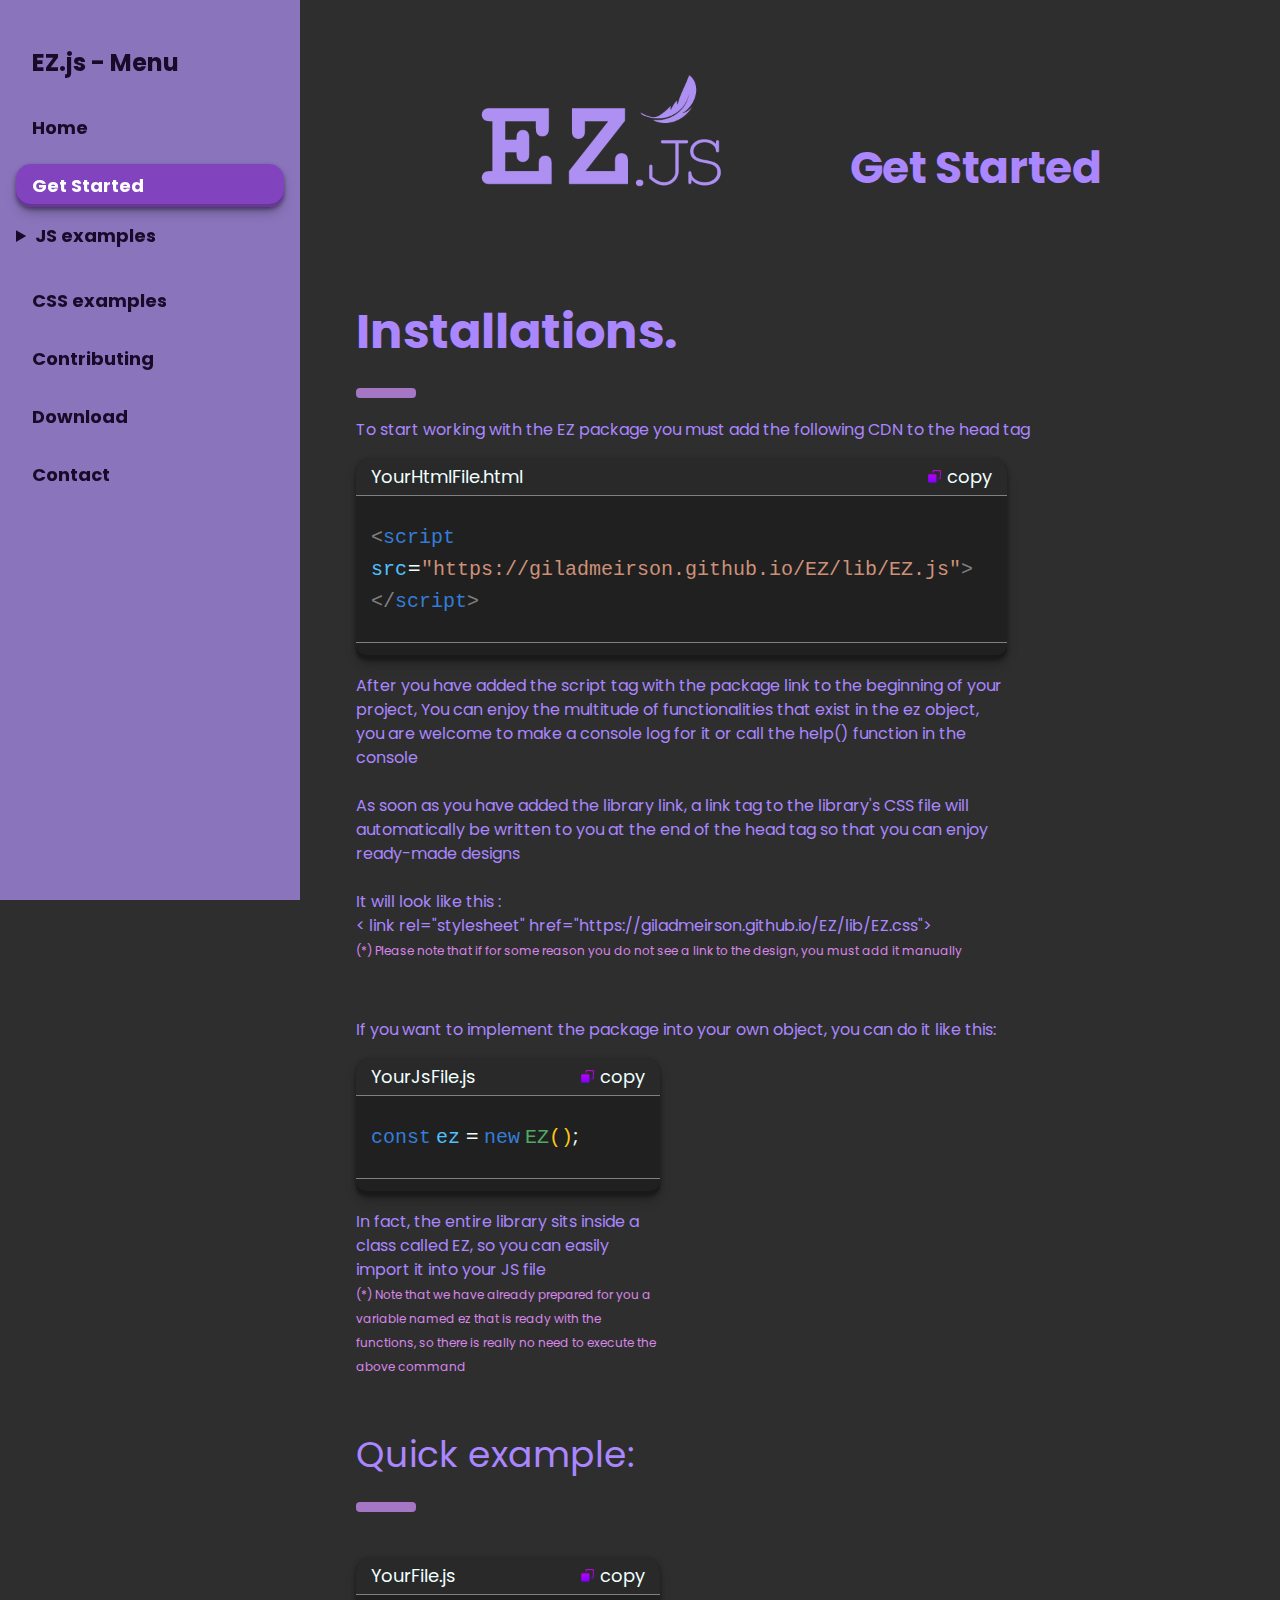
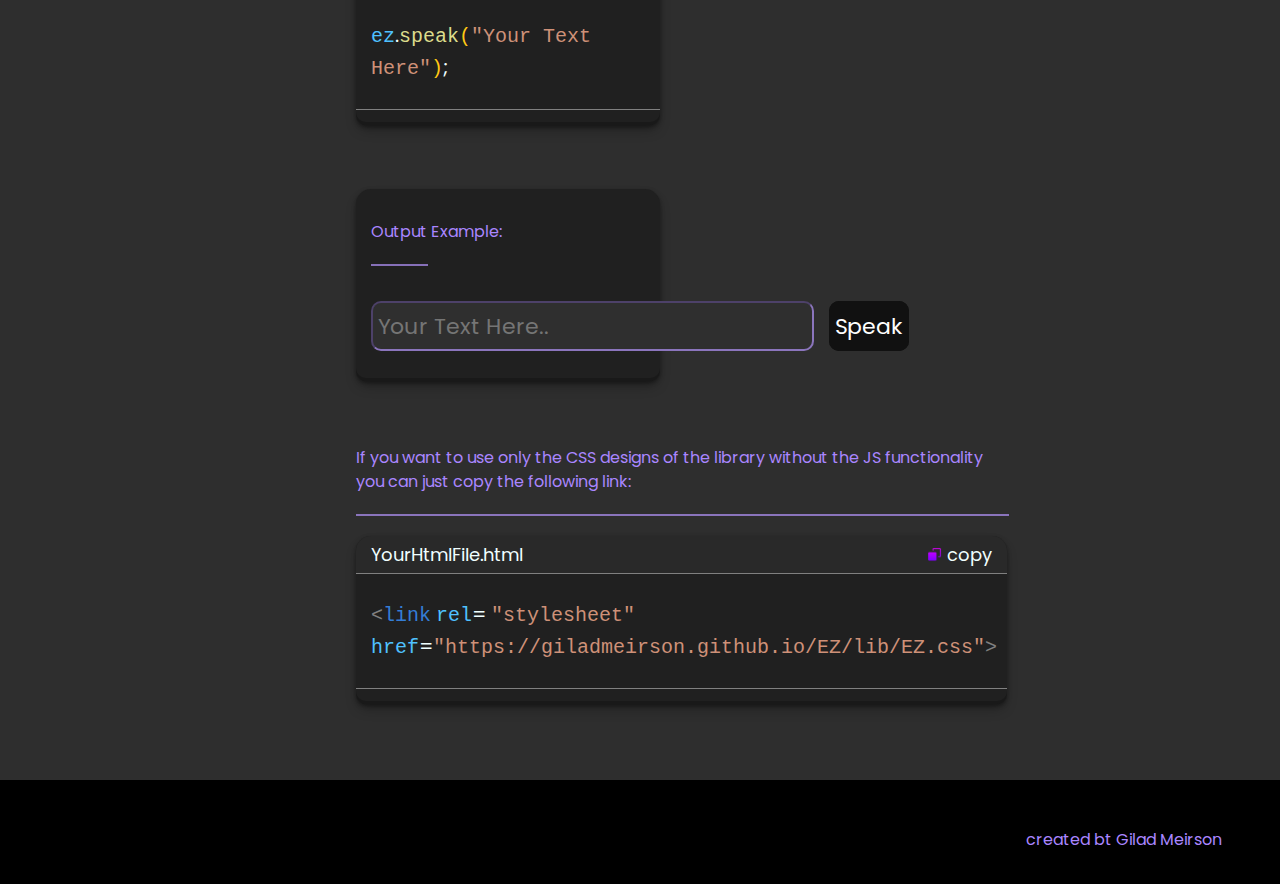
<file: index3.html>
<!DOCTYPE html>
<html lang="en">
<head>
<title>Get Started | EZ.js</title>
<link rel="icon" type="image/x-icon" href="./Assets/16.png">
<meta charset="UTF-8">
<meta name="viewport" content="width=device-width, initial-scale=1">
<script src="https://ajax.googleapis.com/ajax/libs/jquery/3.6.4/jquery.min.js"></script>
<link rel="stylesheet" href="https://www.w3schools.com/w3css/4/w3.css">
<link rel="stylesheet" href="https://fonts.googleapis.com/css?family=Poppins">
<link rel="stylesheet" href="./Assets/code.css">
<link rel="stylesheet" href="./lib/EZ.css">
<link rel="stylesheet" href="./Assets/index3.css">

<script src="https://giladmeirson.github.io/EZ/lib/EZ.js"></script>
<style>
body,h1,h2,h3,h4,h5 {font-family: "Poppins", sans-serif}
body {font-size:16px;}
.w3-half img{margin-bottom:-6px;margin-top:16px;opacity:0.8;cursor:pointer}
.w3-half img:hover{opacity:1}
</style>
<script>
    const init = ()=> {
    $('#Home-container').fadeOut();
    $('#JS-examples-container').fadeOut();
    $('#MathEX-container').fadeOut();
    $('#CSS-examples-container').fadeOut();
    $('#Contributing-container').fadeOut();
    $('#Contact-container').fadeOut();
    $('#Download-container').fadeOut();
    $('#Get-Started-container').fadeIn();

    }

</script>
</head>
<body onload="init()">

<!-- Sidebar/menu -->
<nav class="w3-sidebar w3-red w3-collapse w3-top w3-large w3-padding" style="z-index:3;width:300px;font-weight:bold; overflow-x: hidden;" id="mySidebar"><br>
  <a id="closeM" href="javascript:void(0)" onclick="w3_close(this)" class="w3-button w3-hide-large w3-display-topleft" style="width:100%;font-size:22px">X</a>
  <div class="w3-container">
    <h3 class="w3-padding-64"><b>EZ.js - Menu</b></h3>
  </div>
  <div class="w3-bar-block">
    <a id="Home" onclick="w3_close(this)" class="w3-bar-item w3-button w3-hover-white">Home</a> 
    <a id="Get-Started" onclick="w3_close(this)" class="w3-bar-item w3-button w3-hover-white activeA">Get Started</a> 
    <details id="SubTitles-Js">
      <summary>JS examples</summary>
      <a onclick="w3_close(this)" style="margin-left: 4px;font-size:16px; font-weight: 300;" class="w3-bar-item w3-button w3-hover-white" id="MathEX"> Math</a> 
      <a onclick="w3_close(this)" style="margin-left: 4px;font-size:16px;font-weight: 300;" class="w3-bar-item w3-button w3-hover-white" id="ArraysEX">Arrays</a>
      <a onclick="w3_close(this)" style="margin-left: 4px;font-size:16px;font-weight: 300;" class="w3-bar-item w3-button w3-hover-white" id="DateEX">Times & Date</a>
      <a onclick="w3_close(this)" style="margin-left: 4px;font-size:16px;font-weight: 300;" class="w3-bar-item w3-button w3-hover-white" id="canvasEX">Canvas</a>
      <a onclick="w3_close(this)" style="margin-left: 4px;font-size:16px;font-weight: 300;" class="w3-bar-item w3-button w3-hover-white" id="ColorsEX">Colors</a>
      <a onclick="w3_close(this)" style="margin-left: 4px;font-size:16px;font-weight: 300;" class="w3-bar-item w3-button w3-hover-white" id="stylingEX">Styling</a>
      <a onclick="w3_close(this)" style="margin-left: 4px;font-size:16px;font-weight: 300;" class="w3-bar-item w3-button w3-hover-white" id="FilesEX">Files</a>

    </details>
    <a id="CSS-examples" onclick="w3_close(this)" class="w3-bar-item w3-button w3-hover-white">CSS examples</a> 
    <a id="Contributing" onclick="w3_close(this)" class="w3-bar-item w3-button w3-hover-white">Contributing</a> 
    <a id="Download" onclick="w3_close(this)" class="w3-bar-item w3-button w3-hover-white">Download</a> 
    <a id="Contact" onclick="w3_close(this)" class="w3-bar-item w3-button w3-hover-white">Contact</a>
  </div>
</nav>

<!-- Top menu on small screens -->
<header class="w3-container w3-top w3-hide-large w3-red w3-xlarge w3-padding">
  <a href="javascript:void(0)" class="w3-button w3-red w3-margin-right" onclick="w3_open()">☰</a>
  <span>EZ.js</span>
</header>

<!-- Overlay effect when opening sidebar on small screens -->
<div class="w3-overlay w3-hide-large" onclick="w3_close()" style="cursor:pointer" title="close side menu" id="myOverlay"></div>


<!-- GET STARTED PAGE -->
<div id="Get-Started-container">
    <div class="w3-main" style="margin-left:340px;margin-right:40px">

        <!-- Header -->
        <div class="w3-container" style="margin-top:61px" id="HeaderLog">
          <img  id="logoImg" src="./Assets/fullLogo4.png" alt="">
          <h1 class="w3-jumbo"><b>Get Started</b></h1>
        </div>
        
      
      
      
        <!-- installations -->
        <div class="w3-container" id="services" style="margin-top:15px">
          <h1 class="w3-xxxlarge w3-text-red"><b>Installations.</b></h1>
          <hr class="hrRound">
          <p class="SomeContent">To start working with the EZ package you must add the following CDN to the head tag</p>
          <!-- piece of code -->
          <div class="code-wraper-big">
              <div class="code">
                  <div class="fileName">
                      <p>YourHtmlFile.html</p>
                      <p class="copy" data-codeCopy="<script src='https://giladmeirson.github.io/EZ/lib/EZ.js'></script>" ><img style="width: 15px;" src="./Assets/copy.png" alt=""> copy</p>
                  </div>
                  <div class="codeContent">
                      <p> <span class="gre"><</span><span class="resv">script</span> 
                       <span class="constVar">src</span>=<span class="string">"https://giladmeirson.github.io/EZ/lib/EZ.js"</span><span class="gre">><</span><span class="gre">/</span><span class="resv">script</span><span class="gre">></span>
                      </p>
                  </div>
              </div>
          </div>
          <div class="code-wraper-big">
              <p class="SomeContent">After you have added the script tag with the package link to the beginning of your project,
                  You can enjoy the multitude of functionalities 
                   that exist in the ez object, you are welcome to make a console log for 
                   it or call the help() function in the console
                  <br><br> As soon as you have added the library link, a link tag to the library's 
                   CSS file will automatically
                    be written to you at the end of the head tag so that you can enjoy ready-made designs
                  <br><br>It will look like this : <br>
                <  link rel="stylesheet" href="https://giladmeirson.github.io/EZ/lib/EZ.css"> <br>
      
                  <span style="font-size: 12px; color: rgb(216, 134, 233);">(*) Please note that if for some reason you do not see a link to the design, you must add it manually</span></p>
                   
          </div>
          <br>
          <p class="SomeContent">If you want to implement the package into your own object, you can do it like this:</p>
          <div class="code-wraper-small">
              <div class="code">
                  <div class="fileName">
                      <p>YourJsFile.js</p>
                      <p class="copy" data-codeCopy="const ez = new EZ();" ><img style="width: 15px;" src="./Assets/copy.png" alt=""> copy</p>
                  </div>
                  <div class="codeContent">
                      <p><span class="resv">const</span> <span class="constVar">ez</span>  = <span class="resv">new</span> <span class="class">EZ</span><span class="func">()</span>;</p>
                  </div>
              </div>
      
              <p class="SomeContent">In fact, the entire library sits inside a class called EZ, so you can easily import it into your JS file
                  <br>
                  <span style="font-size: 12px; color: rgb(216, 134, 233);">(*) Note that we have already prepared for you a variable named ez that is ready with the functions, so there is really no need to execute the above command</span>
              </p>
              
      
          </div>
          <br>
          <div id="QuickExample">
            <h1  class="SomeContent">Quick example:</h3>
            <hr style="margin-bottom: 45px;" class="hrRound">
            <div style="margin-block: 15px;" class="code-wraper-small">
              <div class="code">
                <div class="fileName">
                    <p>YourFile.js</p>
                    <p class="copy" data-codeCopy="ez.speak(`Your Text Here !`);" ><img style="width: 15px;" src="./Assets/copy.png" alt=""> copy</p>
                </div>
                <div class="codeContent">
                    <p> <span class="constVar">ez</span>.<span class="funcN">speak<span class="func">(</span><span class="string">"Your Text Here"</span><span class="func">)</span></span>;</p>
                </div>
            </div>
            <br>
            <div style="padding: 15px; margin-block: 40px; margin-bottom: 65px;" class="code">
              <p class="SomeContent">Output Example:</p>
              <hr class="hrShort">
              <div class="OutputEx">
                <input placeholder="Your Text Here.." id="SpeakEXampleInput" type="text">
                <button onclick="SpeakExample()" class="Colorfull-btn">Speak</button>
              </div>
            </div>

          </div>
          </div>
          <!-- piece of code -->
          <div class="code-wraper-big">
            <p class="SomeContent">If you want to use only the CSS designs of the library without the JS functionality you can just copy the following link:</p>
            <hr style="width: 100%;" class="hrLong">

              <div class="code">
                  <div class="fileName">
                      <p>YourHtmlFile.html</p>
                      <p class="copy" data-codeCopy="<link rel= 'stylesheet' href='https://giladmeirson.github.io/EZ/lib/EZ.css'>"><img style="width: 15px;" src="./Assets/copy.png" alt=""> copy</p>
                  </div>
                  <div class="codeContent">
                      <p> <span class="gre"><</span><span class="resv">link</span> <span class="constVar">rel</span>= <span class="string">"stylesheet"</span>
                       <span class="constVar">href</span>=<span class="string">"https://giladmeirson.github.io/EZ/lib/EZ.css"</span><span class="gre">></span>
                      </p>
                  </div>
              </div>
          </div>
      
        </div>
        

      </div>
</div>
<!-- GET STARTED PAGE -->
<!-- ~~~~~~~~~~~~~~~~~~~~~~~~~~ -->
<!-- HOME PAGE -->
<div id="Home-container">
    <div class="w3-main" style="margin-left:340px;margin-right:40px">

        <!-- Header -->
        <div class="w3-container" style="margin-top:61px" id="HeaderLog">
          <img  id="logoImg" src="./Assets/fullLogo4.png" alt="">
          <h1 class="w3-jumbo"><b>Home</b></h1>
        </div>
        <div class="w3-container" id="services" style="margin-top:15px">
          <h1 class="w3-xxxlarge w3-text-red"><b>Welcome to EZ.js Your Ultimate JavaScript Library.</b></h1>
          <hr class="hrRound">
          <p class="SomeContent">
            <span style="font-size: 20px;" class="SomeContent">Explore EZ.js an exceptional JavaScript library boasting an expansive selection
               of CSS designs and a comprehensive array of highly efficient functions.</span><br>
            <ul class="SomeContent">
              <li>Math operations</li>
              <li>Date handling</li>
              <li>DOM manipulation</li>
              <li>String manipulations</li>
              <li>Graphs and charts creation</li>
              <li>File format conversions</li>
              <li>HTML canvas capabilities</li>
              <li>Color format conversions</li>
              <li>Diverse designs and rendering options for tables and pop-ups</li>
              <li>Standout feature: Seamless connection to AI models and the ability to create neural networks, offering unmatched versatility for developers.</li>
            </ul>
          </p>
          <br>
          <h1 class="SomeContent">what is EZ.js?</h1>
          <hr class="hrRound">
          <p class="SomeContent">
            EZ.js is a dynamic open-code JavaScript library meticulously crafted to revolutionize your web development experience. This innovative library seamlessly combines a vast repository of CSS designs with a rich assortment of highly efficient and practical functions, including an advanced AI package. <br><br>
            At its core, EZ.js stands as a standalone package, completely independent of other JavaScript libraries. Its primary mission is to simplify your coding tasks and enhance your productivity by
            providing a comprehensive suite of pre-written functions. The addition of the AI package
            elevates EZ.js to new heights, allowing you to incorporate cutting-edge artificial intelligence capabilities into your web projects. <br><br>
            Whether you're a seasoned developer looking to expedite your workflow or a newcomer seeking a powerful yet user-friendly tool, 
            EZ.js has you covered. Discover the potential of EZ.js and the limitless possibilities of integrating AI into your web development projects.
          </p>
          <br>
          <h1 class="SomeContent">Why choose EZ.js?</h1>
          <hr class="hrRound">
          <p class="SomeContent">
            EZ.js stands as an independent package,<br>untethered from reliance on other JavaScript libraries. Within the realm of EZ.js , you will uncover an array
            of meticulously crafted functions designed to streamline your programming tasks, profoundly simplifying your coding endeavors. Our library takes the
            burden of coding complexity off your shoulders, allowing you to leverage pre-written solutions, ultimately saving you precious time and effort.
          </p>

          <br>
          <h1 class="SomeContent">The Genesis of the Idea</h1>
          <hr class="hrRound">
          <p class="SomeContent">
            As a student pursuing a degree in Information Systems Engineering, I often found myself immersed in various projects that required extensive JavaScript coding.
             It soon became evident that the JavaScript ecosystem repeatedly featured common functionalities, 
             necessitating the rewriting of the same code segments. To address this challenge, I embarked on a mission to create a 
             comprehensive JavaScript file housing frequently used functions. In an unforeseen turn of events, this endeavor culminated in a meticulously curated file 
             spanning tens of thousands of lines of code.
            We invite you to explore the world of EZ.js and embrace the convenience it offers in your programming journey.
          </p>
          <br>
          <h1 class="SomeContent">How to start working with EZ.js?</h1>
          <hr class="hrRound">
          <div class="code-wraper-big">
            <p class="SomeContent">
              Getting started with EZ.js is straightforward. To begin, you'll need to include the following CDN <br> (Content Delivery Network) link in your HTML document (in the head element tag):
            </p>
            <div class="code">
              <div class="fileName">
                  <p>YourHtmlFile.html</p>
                  <p class="copy" data-codeCopy="<script src='https://giladmeirson.github.io/EZ/lib/EZ.js'></script>" ><img style="width: 15px;" src="./Assets/copy.png" alt=""> copy</p>
              </div>
              <div class="codeContent">
                  <p> <span class="gre"><</span><span class="resv">script</span> 
                   <span class="constVar">src</span>=<span class="string">"https://giladmeirson.github.io/EZ/lib/EZ.js"</span><span class="gre">><</span><span class="gre">/</span><span class="resv">script</span><span class="gre">></span>
                  </p>
              </div>

          </div>
          <p class="SomeContent"> for more:</p>
          <ul class="SomeContent">
            <li>Get Started & Installations</li>
            <li>Usage examples</li>
          </ul>
          </div>
        </div>

       

    </div>
</div>
<!-- HOME PAGE -->
<!-- ~~~~~~~~~~~~~~~~~~~~~~~~~~ -->
<!-- MathEX PAGE -->
<div id="MathEX-container">
  <div class="w3-main" style="margin-left:340px;margin-right:40px">
      <!-- Header -->
      <div class="w3-container" style="margin-top:61px" id="HeaderLog">
        <img  id="logoImg" src="./Assets/fullLogo4.png" alt="">
        <h1 class="w3-jumbo"><b>EZ Math</b></h1>
      </div>

      <h1 class="w3-xxxlarge w3-text-red"><b>Math Function</b></h1>
      <hr class="hrRound">

      <div class="code-wraper-med">
        <div class="code">
          <div class="fileName">
          <P>YourJsFile.js</p>
          <p class="copy" data-codeCopy="let RandomNumber = ez.rand()" ><img style="width: 15px;" src="./Assets/copy.png" alt=""> copy</p>
          </div>
          <div class="codeContent">
          <p>
          <span class="resv">let</span>
          <span class="constVar">RandomNumber</span>
          <span >= </span>
          <span class="constVar">ez</span><span>.</span><span class="num">rand</span><span class="func">()</span>
          </p>
          <p>
          <span class="comm">//result will be between 0 to 1 (float number)</span>  
          </p>
          <p>
          <span class="resv">let</span>
          <span class="constVar">RandomNumber2</span>
          <span >= </span>
          <span class="constVar">ez</span><span>.</span><span class="num">rand</span><span class="func">(</span><span class="num">5</span><span class="func">)</span>
          </p>
          <p>
          <span class="comm">//result will be between 0 to 5 (float number)</span>  
          </p>
          <p>
          <span class="resv">let</span>
          <span class="constVar">RandomNumber3</span>
          <span >= </span>
          <span class="constVar">ez</span><span>.</span><span class="num">rand</span><span class="func">(</span><span class="num">5</span><span>,</span><span class="num">25</span><span class="func">)</span>
          </p>
          <p>
          <span class="comm">//result will be between 5 to 25 (whole number)</span>  
          </p>
          </div> 
     </div> 
      </div>
      <br>
      <div class="code-wraper-med">
        <div class="code">
          <div class="fileName">
            <P>YourJsFile.js</p>
            <p class="copy" data-codeCopy="" ><img style="width: 15px;" src="./Assets/copy.png" alt=""> copy</p>
            </div>
            <div class="codeContent">
              <p>
                <span class="resv">let</span>
                <span class="constVar">bool</span>
                =
                <span class="constVar">ez</span>.<span class="funcN">isPrime</span><span class="func">(</span><span class="num">17</span><span class="func">)</span>

              </p>
              <p><span class="comm">//the result will be True</span></p>
            </div>
        </div>
      </div>

      <div class="code-wraper-med">
        
      </div>

  </div>
</div>
<!-- MathEX PAGE -->
<!-- ~~~~~~~~~~~~~~~~~~~~~~~~~~ -->
<!-- ArraysEX PAGE -->
<div id="ArraysEX-container">

</div>
<!-- ArraysEX PAGE -->
<!-- ~~~~~~~~~~~~~~~~~~~~~~~~~~ -->
<!-- DateEX PAGE -->
<div id="DateEX-container">

</div>
<!-- DateEX PAGE -->
<!-- ~~~~~~~~~~~~~~~~~~~~~~~~~~ -->
<!-- canvasEX PAGE -->
<div id="canvasEX-container">

</div>
<!-- canvasEX PAGE -->
<!-- ~~~~~~~~~~~~~~~~~~~~~~~~~~ -->
<!-- ColorsEX PAGE -->
<div id="ColorsEX-container">

</div>
<!-- ColorsEX PAGE -->
<!-- ~~~~~~~~~~~~~~~~~~~~~~~~~~ -->
<!-- stylingEX PAGE -->
<div id="stylingEX-container">

</div>
<!-- stylingEX PAGE -->
<!-- ~~~~~~~~~~~~~~~~~~~~~~~~~~ -->
<!-- FilesEX PAGE -->
<div id="FilesEX-container">

</div>
<!-- FilesEX PAGE -->
<!-- ~~~~~~~~~~~~~~~~~~~~~~~~~~ -->
<!-- CSS PAGE -->
<div id="CSS-examples-container">
  <div class="w3-main" style="margin-left:340px;margin-right:40px">

    <!-- Header -->
    <div class="w3-container" style="margin-top:61px" id="HeaderLog">
      <img  id="logoImg" src="./Assets/fullLogo4.png" alt="">
      <h1 class="w3-jumbo"><b>EZ CSS</b></h1>
    </div>
    
  
  
  
    <!-- installations -->
    <div class="w3-container" id="services3" style="margin-top:15px">
      <h1 class="w3-xxxlarge w3-text-red"><b>Our CSS package</b></h1>
      <hr class="hrRound">

      <p class="SomeContent">some content here ! some content here ! some content here ! some content here ! some content here ! some content here ! </p>
      <br>
      <h1 class="w3-xxxlarge w3-text-red"><b>The box concept</b></h1>
      <hr class="hrRound">

      <p class="SomeContent">
        Many client-side designers struggle to create a dynamic box design, here is an accessible CSS solution to the problem: <br>
        The following classes <br>
        .box2 <br>
        .box3 <br>
        .box4 <br>
        Gives you a boxy design with a ratio of 16:9 (presumably that's your screen ratio), the number represents the amount of boxes you can fit across the width of the screen
      </p>
      <h3 class="SomeContent">box Example:</h3>
      <div class="code-wraper-small">
        <div class="code">
          <div class="fileName">
              <p>YourHtmlFile.html</p>
              <p class="copy" data-codeCopy="<div class = 'box4'> </div>" ><img style="width: 15px;" src="./Assets/copy.png" alt=""> copy</p>
          </div>
          <div class="codeContent">
              <p> <span class="gre"><</span><span class="resv">div</span> <span class="constVar">class</span> <span>=</span> <span class="string">"box4"</span><span class="gre">></span><span class="gre"><</span><span class="gre">/</span><span class="resv">div</span><span class="gre">></span>
              </p>
          </div>
      </div>
      </div>
      <h3 class="SomeContent">Output:</h3>

      <div class="box4">
        .box4
      </div>
      <br>
      <p class="SomeContent">
        Note - If you are in a box design with a ratio of 1:1, that is square and not the screen ratio, you can use the same logic in classes .Box instead of .box
      </p>
      <div class="code-wraper-small">
        <div class="code">
          <div class="fileName">
              <p>YourHtmlFile.html</p>
              <p class="copy" data-codeCopy="<div class = 'Box4'> </div>" ><img style="width: 15px;" src="./Assets/copy.png" alt=""> copy</p>
          </div>
          <div class="codeContent">
              <p> <span class="gre"><</span><span class="resv">div</span> <span class="constVar">class</span> <span>=</span> <span class="string">"Box4"</span><span class="gre">></span><span class="gre"><</span><span class="gre">/</span><span class="resv">div</span><span class="gre">></span>
              </p>
          </div>
  
      </div>
      <br>
      <h3 class="SomeContent">Output:</h3>
  
      <div class="Box4">
        .Box4
      </div>
      <br> <br>

      </div>
      <h1 class="w3-xxxlarge w3-text-red"><b>Align elements concept</b></h1>
      <hr class="hrRound">
      <p class="SomeContent">Many of the developers are forced every time to rearrange the design of containers,
        <br> the most accessible and easy solution that can be offered, is an arrangement of a row or an arrangement of a column. <br>
        If it is a row the center will be vertical, if it is a column the arrangement will be centered horizontally. <br>
        Which gives order and organization but remains flexible.
        <br><br>
        wrap-C will provide the column alignment <br>
        wrap-R will provide the line alignment
      </p>
      <br>
      <h3 class="SomeContent">Align examples inline:</h3>
      <div class="code-wraper-small">
        <div class="code">
          <div class="fileName">
              <p>YourHtmlFile.html</p>
              <p class="copy" data-codeCopy="<div class = 'wrap-R'><div class='Box3'></div><div class='Box3'></div><div class='Box3'></div></div>" ><img style="width: 15px;" src="./Assets/copy.png" alt=""> copy</p>
          </div>
          <div class="codeContent">
              <p> <span class="gre"><</span><span class="resv">div</span> <span class="constVar">class</span>
                <span>=</span>
                <span class="string">"wrap-R"</span><span class="gre">></span><br>
                &nbsp&nbsp <span class="gre"><</span><span class="resv">div</span>
                <span class="constVar">class</span>=<span class="string">"Box3"</span><span class="gre">></span><span class="gre"><</span><span class="gre">/</span><span class="resv">div</span><span class="gre">></span>
                <br>
                &nbsp&nbsp <span class="gre"><</span><span class="resv">div</span>
                <span class="constVar">class</span>=<span class="string">"Box3"</span><span class="gre">></span><span class="gre"><</span><span class="gre">/</span><span class="resv">div</span><span class="gre">></span>
                <br>
                &nbsp&nbsp <span class="gre"><</span><span class="resv">div</span>
                <span class="constVar">class</span>=<span class="string">"Box3"</span><span class="gre">></span><span class="gre"><</span><span class="gre">/</span><span class="resv">div</span><span class="gre">></span>
                <br><span class="gre"><</span><span class="gre">/</span><span class="resv">div</span><span class="gre">></span>
              </p>
        </div>
      </div>
    </div>
    <br>
    <h3 class="SomeContent">Output:</h3>
    <div class="wrap-R">
      <div class="Box3">
        .Box3
      </div>
      <div class="Box3">
        .Box3
      </div>
      <div class="Box3">
        .Box3
      </div>
    </div>
    <br>
    <h3 class="SomeContent">Align examples block:</h3>
    <div class="code-wraper-small">
      <div class="code">
        <div class="fileName">
            <p>YourHtmlFile.html</p>
            <p class="copy" data-codeCopy="<div class = 'wrap-C'><div class='box3'></div><div class='box3'></div><div class='box3'></div></div>" ><img style="width: 15px;" src="./Assets/copy.png" alt=""> copy</p>
        </div>
        <div class="codeContent">
            <p> <span class="gre"><</span><span class="resv">div</span> <span class="constVar">class</span>
              <span>=</span>
              <span class="string">"wrap-C"</span><span class="gre">></span><br>
              &nbsp&nbsp <span class="gre"><</span><span class="resv">div</span>
              <span class="constVar">class</span>=<span class="string">"box3"</span><span class="gre">></span><span class="gre"><</span><span class="gre">/</span><span class="resv">div</span><span class="gre">></span>
              <br>
              &nbsp&nbsp <span class="gre"><</span><span class="resv">div</span>
              <span class="constVar">class</span>=<span class="string">"box3"</span><span class="gre">></span><span class="gre"><</span><span class="gre">/</span><span class="resv">div</span><span class="gre">></span>
              <br>
              &nbsp&nbsp <span class="gre"><</span><span class="resv">div</span>
              <span class="constVar">class</span>=<span class="string">"box3"</span><span class="gre">></span><span class="gre"><</span><span class="gre">/</span><span class="resv">div</span><span class="gre">></span>
              <br><span class="gre"><</span><span class="gre">/</span><span class="resv">div</span><span class="gre">></span>
            </p>
      </div>
    </div>
  </div>
  <br>
  <h3  class="SomeContent">Output:</h3>
  <div class="wrap-C">
    <div class="box3">
      .box3
    </div>
    <div class="box3">
      .box3
    </div>
    <div class="box3">
      .box3
    </div>
  </div>
  <br>
  <h3  class="SomeContent">Creating a grid</h3>
      <p class="SomeContent">The easiest way to create a grid for a beautiful visual presentation such as a gallery, employee card, etc.. <br>
        is basically to place many elements in a div with the wrap-R class and the data will be easily arranged
      </p>
      <h3  class="SomeContent">Example of grid</h3>
      <p class="SomeContent">
        You can see in the example a div from the wrap-G class that wraps 10 elements with the Box8 class. <br> According to the name of the class, it can be understood that 8 elements can fit in the width of the screen. <br> If we put more, we will visually get an arrangement of a grid and not a row.
      </p>
      <br>
      <div class="code-wraper-small">
        <div class="code">
          <div class="fileName">
              <p>YourHtmlFile.html</p>
              <p class="copy" data-codeCopy="<div class = 'wrap-G'><div class='Box8'></div><div class='Box8'></div><div class='Box8'></div><div class='Box8'></div><div class='Box8'></div><div class='Box8'></div><div class='Box8'></div><div class='Box8'></div><div class='Box8'></div><div class='Box8'></div></div>" ><img style="width: 15px;" src="./Assets/copy.png" alt=""> copy</p>
          </div>
          <div class="codeContent">
              <p> <span class="gre"><</span><span class="resv">div</span> <span class="constVar">class</span>
                <span>=</span>
                <span class="string">"wrap-G"</span><span class="gre">></span><br>
                &nbsp&nbsp <span class="gre"><</span><span class="resv">div</span>
                <span class="constVar">class</span>=<span class="string">"Box8"</span><span class="gre">></span><span class="gre"><</span><span class="gre">/</span><span class="resv">div</span><span class="gre">></span>
                <br>
                &nbsp&nbsp <span class="gre"><</span><span class="resv">div</span>
                <span class="constVar">class</span>=<span class="string">"Box8"</span><span class="gre">></span><span class="gre"><</span><span class="gre">/</span><span class="resv">div</span><span class="gre">></span>
                <br>
                &nbsp&nbsp <span class="gre"><</span><span class="resv">div</span>
                <span class="constVar">class</span>=<span class="string">"Box8"</span><span class="gre">></span><span class="gre"><</span><span class="gre">/</span><span class="resv">div</span><span class="gre">></span>
                <br>
                &nbsp&nbsp <span class="gre"><</span><span class="resv">div</span>
                <span class="constVar">class</span>=<span class="string">"Box8"</span><span class="gre">></span><span class="gre"><</span><span class="gre">/</span><span class="resv">div</span><span class="gre">></span>
                <br>
                &nbsp&nbsp <span class="gre"><</span><span class="resv">div</span>
                <span class="constVar">class</span>=<span class="string">"Box8"</span><span class="gre">></span><span class="gre"><</span><span class="gre">/</span><span class="resv">div</span><span class="gre">></span>
                <br>
                &nbsp&nbsp <span class="gre"><</span><span class="resv">div</span>
                <span class="constVar">class</span>=<span class="string">"Box8"</span><span class="gre">></span><span class="gre"><</span><span class="gre">/</span><span class="resv">div</span><span class="gre">></span>
                <br>
                &nbsp&nbsp <span class="gre"><</span><span class="resv">div</span>
                <span class="constVar">class</span>=<span class="string">"Box8"</span><span class="gre">></span><span class="gre"><</span><span class="gre">/</span><span class="resv">div</span><span class="gre">></span>
                <br>
                &nbsp&nbsp <span class="gre"><</span><span class="resv">div</span>
                <span class="constVar">class</span>=<span class="string">"Box8"</span><span class="gre">></span><span class="gre"><</span><span class="gre">/</span><span class="resv">div</span><span class="gre">></span>
                <br>
                &nbsp&nbsp <span class="gre"><</span><span class="resv">div</span>
                <span class="constVar">class</span>=<span class="string">"Box8"</span><span class="gre">></span><span class="gre"><</span><span class="gre">/</span><span class="resv">div</span><span class="gre">></span>
                <br>
                &nbsp&nbsp <span class="gre"><</span><span class="resv">div</span>
                <span class="constVar">class</span>=<span class="string">"Box8"</span><span class="gre">></span><span class="gre"><</span><span class="gre">/</span><span class="resv">div</span><span class="gre">></span>
                <br><span class="gre"><</span><span class="gre">/</span><span class="resv">div</span><span class="gre">></span>
              </p>
        </div>
      </div>
    </div>
    <br>
    <h3 class="SomeContent">Output:</h3>
      <div class="wrap-G">
        <div class="Box8">.Box8</div>
        <div class="Box8">.Box8</div>
        <div class="Box8">.Box8</div>
        <div class="Box8">.Box8</div>
        <div class="Box8">.Box8</div>
        <div class="Box8">.Box8</div>
        <div class="Box8">.Box8</div>
        <div class="Box8">.Box8</div>
        <div class="Box8">.Box8</div>
        <div class="Box8">.Box8</div>
      </div>
      <br><br>
      <h1 class="w3-xxxlarge w3-text-red"><b>Defualt inputs</b></h1>
      <hr class="hrRound">
      <p class="SomeContent">
        A small feature that makes many projects easier, the deductive design of the HTML controls is very minimalistic and useless in most cases, <br>
         so we took care of a high-quality and aesthetic deductive design without you having to add a class to any element.
      </p>
      <br>
      <h3 class="SomeContent">Example:</h3>
      <br>
      <div class="code-wraper-med">
        <div class="code">
          <div class="fileName">
              <p>YourHtmlFile.html</p>
              <p class="copy" data-codeCopy="" ><img style="width: 15px;" src="./Assets/copy.png" alt=""> copy</p>
          </div>
          <div class="codeContent">
              <p> <span class="gre"><</span><span class="resv">input</span>
                <span class="constVar">type</span>=<span class="string">"text"</span><span class="gre">></span>
                <br>
                <span class="gre"><</span><span class="resv">input</span>
                <span class="constVar">type</span>=<span class="string">"email"</span><span class="gre">></span>
                <br>
                <span class="gre"><</span><span class="resv">input</span>
                <span class="constVar">type</span>=<span class="string">"tel"</span><span class="gre">></span>
                <br>
                <span class="gre"><</span><span class="resv">input</span>
                <span class="constVar">type</span>=<span class="string">"password"</span><span class="gre">></span>
                <br>
                <span class="gre"><</span><span class="resv">input</span>
                <span class="constVar">type</span>=<span class="string">"number"</span><span class="gre">></span>
                <br>
                <span class="gre"><</span><span class="resv">input</span>
                <span class="constVar">type</span>=<span class="string">"button"</span><span class="gre">></span>
                <br>
                <span class="gre"><</span><span class="resv">input</span>
                <span class="constVar">type</span>=<span class="string">"date"</span><span class="gre">></span>
                <br>
                <span class="gre"><</span><span class="resv">input</span>
                <span class="constVar">type</span>=<span class="string">"submit"</span><span class="gre">></span>
                <br>
                <span class="gre"><</span><span class="resv">input</span>
                <span class="constVar">type</span>=<span class="string">"checkbox"</span><span class="gre">></span>
                <br>
                <span class="gre"><</span><span class="resv">input</span>
                <span class="constVar">type</span>=<span class="string">"color"</span><span class="gre">></span>
                <br>
                <span class="gre"><</span><span class="resv">input</span>
                <span class="constVar">type</span>=<span class="string">"search"</span><span class="gre">></span>
                <br>
                <span class="gre"><</span><span class="resv">input</span>
                <span class="constVar">type</span>=<span class="string">"range"</span>
                <span class="constVar">class</span>=<span class="string">"range-cold-hot"</span><span class="gre">></span>
                <br><br>
                <span class="gre"><</span><span class="resv">label</span>
                <span class="constVar">for</span>=<span class="string">"file"</span><span class="gre"><</span><span class="gre">/</span><span class="resv">label</span><span class="gre">></span><br>
                <span class="gre"><</span><span class="resv">input</span>
                <span class="constVar">type</span>=<span class="string">"file"</span>
                <span class="constVar">name</span>=<span class="string">"file"</span><span class="gre">></span>
                <br><br>
                <span class="gre"><</span><span class="resv">button</span>
                <span class="constVar">class</span>=<span class="string">"btn"</span><span class="gre">><span style="color: white;">Click</span><</span><span class="gre">/</span><span class="resv">button</span><span class="gre">></span>
                <br>
                <span class="gre"><</span><span class="resv">button</span>
                <span class="constVar">class</span>=<span class="string">"btn-long"</span><span class="gre">><span style="color: white;">Click</span><</span><span class="gre">/</span><span class="resv">button</span><span class="gre">></span>
                <br>
                <span class="gre"><</span><span class="resv">button</span>
                <span class="constVar">class</span>=<span class="string">"btn-color-effect"</span><span class="gre">><span style="color: white;">Click</span><</span><span class="gre">/</span><span class="resv">button</span><span class="gre">></span>
                <br>
                <span class="gre"><</span><span class="resv">button</span>
                <span class="constVar">class</span>=<span class="string">"btn-ok-effect"</span><span class="gre">><span style="color: white;">Click</span><</span><span class="gre">/</span><span class="resv">button</span><span class="gre">></span>
                <br>
                <span class="gre"><</span><span class="resv">button</span>
                <span class="constVar">class</span>=<span class="string">"btn-X-effect"</span><span class="gre">><span style="color: white;">Click</span><</span><span class="gre">/</span><span class="resv">button</span><span class="gre">></span>
                <br>
                <span class="gre"><</span><span class="resv">button</span>
                <span class="constVar">class</span>=<span class="string">"btn-ez-effect"</span><span class="gre">><span style="color: white;">Click</span><</span><span class="gre">/</span><span class="resv">button</span><span class="gre">></span>
              </p>
        </div>
      </div>
      <br>
      <h3 class="SomeContent">Output:</h3>
      <div class="code">
        <div class="fileName">
          <p>component board:</p>
        </div>
        <div class="codeContent" style="padding: 10px; padding-top: 25px;">
          <div class="wrap-R">
            <div class="wrap-C" >
              <input style="margin-block: 5px;" type="checkbox" name="" id="">
              <input style="margin-block: 5px;" type="email" value="email" name="" id="">
              <input style="margin-block: 5px;" type="text" value="text">
              <input style="margin-block: 5px;" type="search" value="search">
              <input style="margin-block: 5px;" type="date" name="" id="">

            </div>
            <div class="wrap-C">
              <input style="margin-block: 5px;" type="color"  name="" id="" value="#A23DE6">
              <input style="margin-block: 5px;" type="password" value="password" name="" id="">
              <input style="margin-block: 5px;" type="number" value="3.14159265359">
              <select style="margin-block: 5px;" name="" id="">
                <option value="select">select</option>
                <option value="">select</option>
              </select>
              <input style="margin-block: 5px;" type="tel" name="" value="+972-111-1111-111" id="">
            </div>


          </div>
          <br>
          <div class="wrap-C">
            <button class="btn-long">btn-long</button>
          </div>
          <br>
          <div class="wrap-R">
            <div class="wrap-C">
              <button class="btn">btn</button>

              <button class="btn-color-effect">btn-color-effect</button>
              <button class="btn-ok-effect">btn-ok-effect</button>

            </div>
            <div class="wrap-C">
              <input type="submit" value="submit">
              <button class="btn-ez-effect">btn-ez-effect</button>
              <button class="btn-X-effect">btn-X-effect</button>

            </div>
          </div>
        </div>
      </div>
    </div>

    <br>

    <h1 class="w3-xxxlarge w3-text-red"><b>EZ animations</b></h1>
    <hr class="hrRound">

    <p class="SomeContent">
      The easy way to use animations without using CSS functions, is to simply use the following classes
    </p>
    <br>
    <h3 class="SomeContent">Simple animations examples:</h3>
    <div class="code-wraper-small">
      <div class="code">
        <div class="fileName">
            <p>YourHtmlFile.html</p>
            <p class="copy" data-codeCopy="" ><img style="width: 15px;" src="./Assets/copy.png" alt=""> copy</p>
        </div>
        <div class="codeContent">
            <p> 
              &nbsp&nbsp <span class="gre"><</span><span class="resv">div</span>
              <span class="constVar">class</span>=<span class="string">"Box8 rotate-slow"</span><span class="gre">></span><span class="gre"><</span><span class="gre">/</span><span class="resv">div</span><span class="gre">></span>
            </p>
            <p>
              &nbsp&nbsp <span class="gre"><</span><span class="resv">div</span>
              <span class="constVar">class</span>=<span class="string">"Box8 rotate-fast"</span><span class="gre">></span><span class="gre"><</span><span class="gre">/</span><span class="resv">div</span><span class="gre">></span>
            </p>
            <p>
              &nbsp&nbsp <span class="gre"><</span><span class="resv">div</span>
              <span class="constVar">class</span>=<span class="string">"Box8 rotate-slow-re"</span><span class="gre">></span><span class="gre"><</span><span class="gre">/</span><span class="resv">div</span><span class="gre">></span>
            </p>
            <p>
              &nbsp&nbsp <span class="gre"><</span><span class="resv">div</span>
              <span class="constVar">class</span>=<span class="string">"Box8 rotate-fast-re"</span><span class="gre">></span><span class="gre"><</span><span class="gre">/</span><span class="resv">div</span><span class="gre">></span>
            </p>
      </div>
    </div>
    <br>
    <br>
  </div>
    <br>
    <br>
    <h3 class="SomeContent">Output:</h3>
    <br>
    <br>
    <div class="Example-animation">
      <div style="margin-bottom: 45px;" class="code-wraper-med wrap-R">
        <div style="text-align: center;"  class="Box8 rotate-slow">
          this is Box8 with rotate-slow class
        </div>

        <div style="text-align: center;"  class="Box8 rotate-fast">
          this is Box8 with rotate-fast class
        </div>

        

      </div>
      <br><br>
      <div style="margin-top: 45px;" class="code-wraper-big wrap-R">
        <div style="text-align: center;"  class="Box8 rotate-slow-re">
          this is Box8 with rotate-slow-re class
        </div>

        <div style="text-align: center;"  class="Box8 rotate-fast-re">
          this is Box8 with rotate-fast-re class
        </div>

        

      </div>
    </div>
    <div class="Example-Shadow">

    </div>

    </div>
  </div>
</div>

<!-- CSS PAGE -->
<!-- ~~~~~~~~~~~~~~~~~~~~~~~~~~ -->
<!-- DOWNLOAD PAGE -->
<div id="Download-container">

</div>
<!-- DOWNLOAD PAGE -->
<!-- ~~~~~~~~~~~~~~~~~~~~~~~~~~ -->
<!-- Contact PAGE -->
<div id="Contact-container">

</div>
<!-- Contact PAGE -->
<!-- ~~~~~~~~~~~~~~~~~~~~~~~~~~ -->
<!-- Contributing PAGE -->

<div id="Contributing-container">

</div>
<!-- Contributing PAGE -->

<!-- W3.CSS Container -->
<div class="w3-light-grey w3-container w3-padding-32" style="margin-top:75px;padding-right:58px"><p class="w3-right">created bt Gilad Meirson</p></div>

<script>
// Script to open and close sidebar
function w3_open() {
  document.getElementById("mySidebar").style.display = "block";
  document.getElementById("myOverlay").style.display = "block";
}
 
function w3_close(a) {
  document.getElementById("mySidebar").style.display = "none";
  document.getElementById("myOverlay").style.display = "none";
  if (a.id=='closeM' || a. id == undefined) {
    return;
  }
    //7
    $('#Home-container').fadeOut();
    $('#Get-Started-container').fadeOut();
    $('#JS-examples-container').fadeOut();
    $('#CSS-examples-container').fadeOut();
    $('#Contributing-container').fadeOut();
    $('#MathEX-container').fadeOut();
    $('#Contact-container').fadeOut();
    $('#Download-container').fadeOut();
    $(`#${a.id}-container`).fadeIn(250);

    let aList = document.getElementsByClassName('w3-bar-item');
    for (let i = 0; i < aList.length; i++) {
        const element = aList[i];
        element.classList.remove('activeA')

        
    }
    a.classList.add('activeA');



}

// Modal Image Gallery
function onClick(element) {
  document.getElementById("img01").src = element.src;
  document.getElementById("modal01").style.display = "block";
  var captionText = document.getElementById("caption");
  captionText.innerHTML = element.alt;
}


const SpeakExample =() =>{
  let text = $('#SpeakEXampleInput').val();
  if (text=='') {
    text = 'Please Write your Text in the Input before your click the button.';

  }
  ez.speak(text);
}

$('.copy').click((e)=>{
  ez.copy(e.target.getAttribute('data-codecopy'))
})
</script>

</body>
</html>
</file>
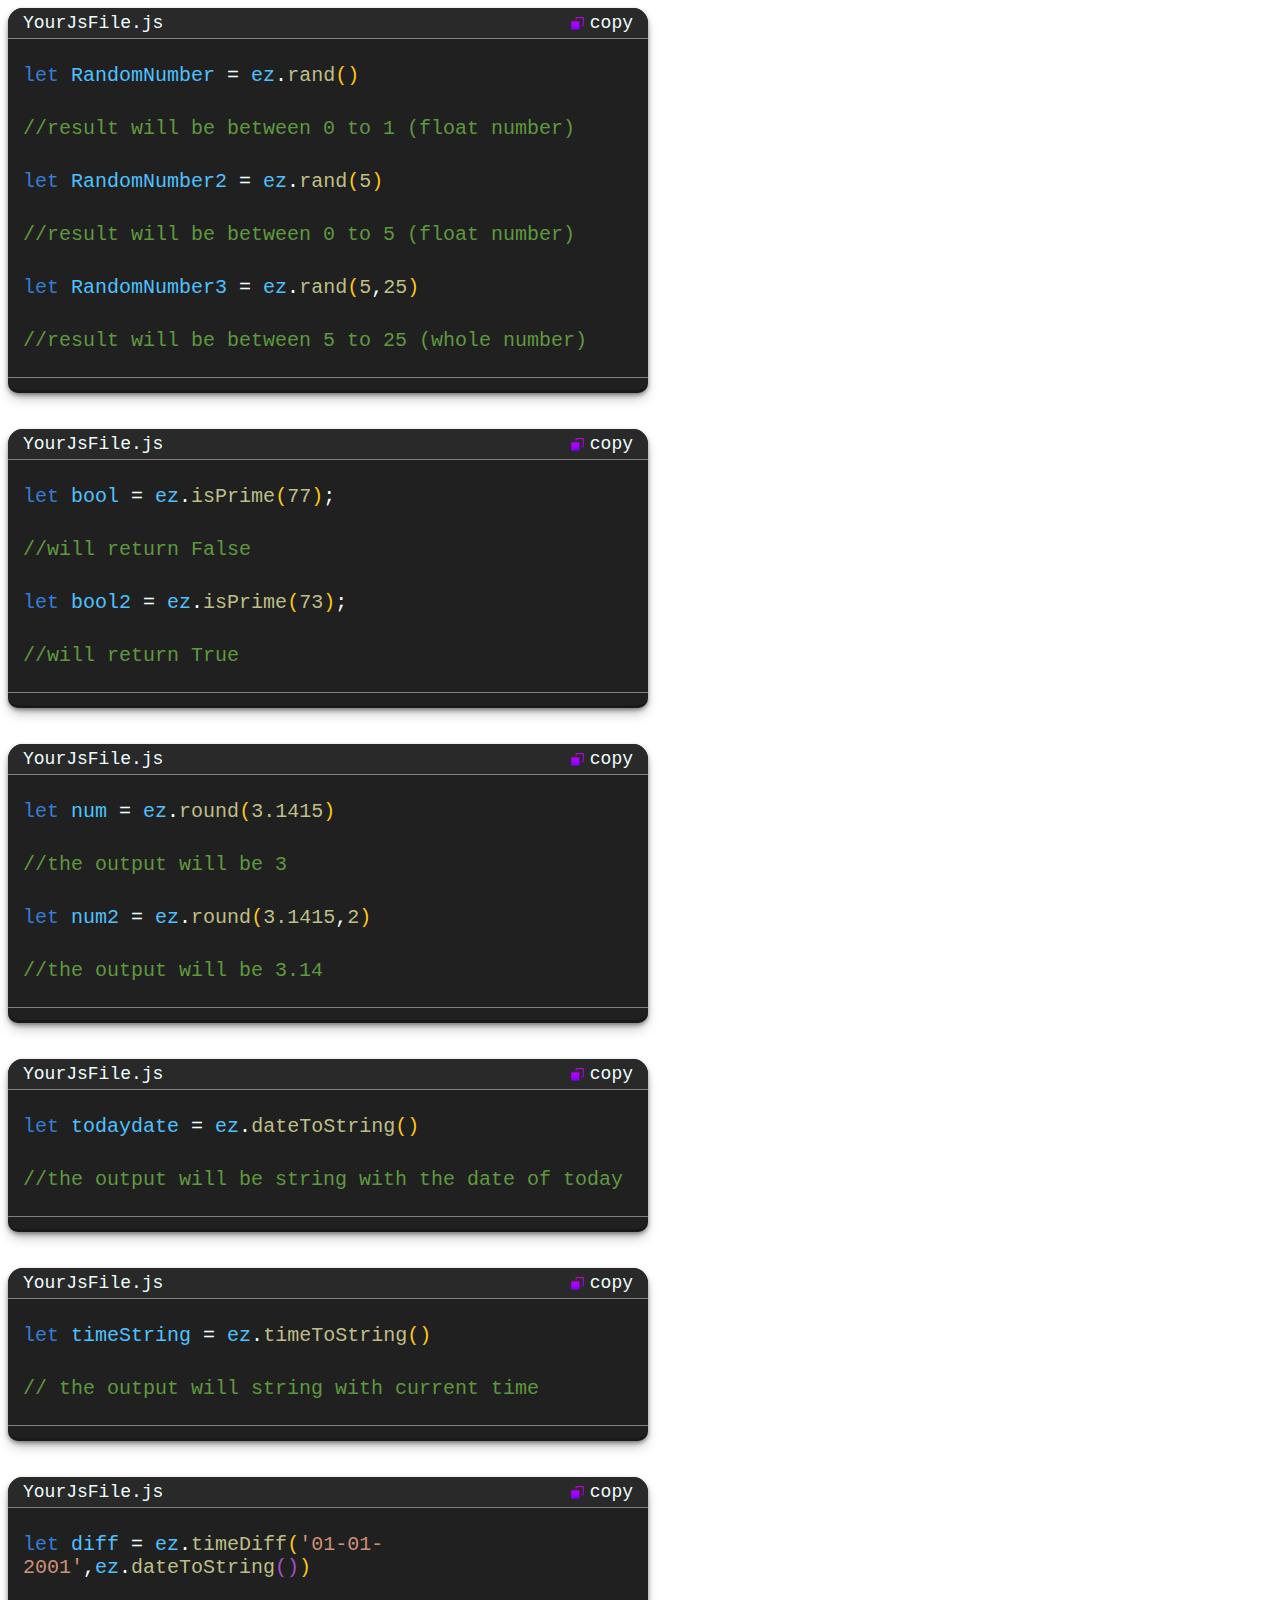
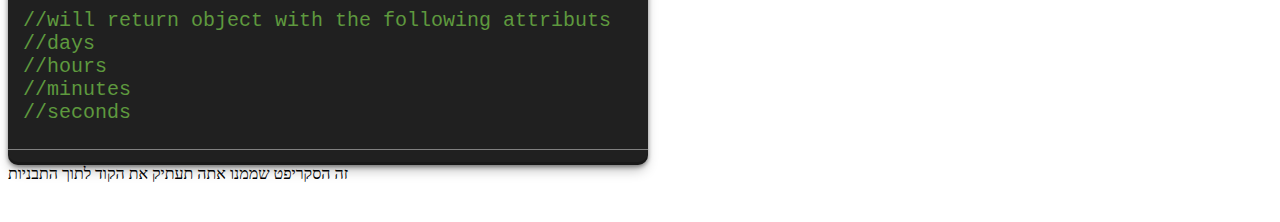
<file: Mazor.html>
<!DOCTYPE html>
<html lang="en">
<head>
    <meta charset="UTF-8">
    <meta name="viewport" content="width=device-width, initial-scale=1.0">
    <title>Mazor EX</title>



    <style>
        .code{
            background-color: rgb(32, 32, 32);
            color: azure;
            min-height: 50px;
            border-top-left-radius: 15px;
            border-top-right-radius: 15px;
            font-family:monospace;
            min-width: 70px;
            width: 100%;
            padding-bottom: 15px;
            border-bottom-left-radius: 10px;
            border-bottom-right-radius: 10px;

        }
        .fileName p {
            padding: 0;
            margin: 0;
            padding-left: 15px;
            padding-right: 15px;
            padding-block: 5px;
            font-size: 18px;
        }
        .fileName {
            border-bottom: 1px grey solid;
            border-top-left-radius: 15px;
            border-top-right-radius: 15px;
            display: flex;
            background-color: rgb(41, 41, 41);
            flex-direction: row;
            align-items: center;
            justify-content: space-between;
        }
        .copy {
            display: flex;
            align-items: center;
        }
        .copy img {
            margin-inline: 5px;
        }
        .codeContent p {
            padding-left: 15px;
            padding-block: 5px;
            font-size: 20px;
        

        }
        .code { 
            box-shadow: rgba(0, 0, 0, 0.4) 0px 2px 4px, rgba(0, 0, 0, 0.3) 0px 7px 13px -3px, rgba(0, 0, 0, 0.2) 0px -3px 0px inset;
        }
        .code-wraper-bigger{
            width: 100%;
        }
        .code-wraper-big{
            width: 75%;
        }
        .code-wraper-med{
            width: 55%;
        }
        .code-wraper-small{
            width: 35%;
        }
        .code span {
            font-family: monospace;
        }
        .codeContent{
            border-bottom: 1px grey solid;

        }
        .code .resv{
        color: #347dd6;
        }
        .code .Purple{
        color: #ab4ecf;
        }
        .code .constVar{
            color: #4fc1ff;
        }
        .code .class{
            color: #4ea965;
        }
        .code .func{
            color: #ffc814;
        }
        .code .funcN{
            color: #dcdc8c;
        }
        .code .num{
            color: rgb(190, 190, 135);
        }
        .code .copy:hover {
            cursor: pointer;
            color: #868bff;
        }

        .code .string{
            color: #ce9178;
        }
        .code .comm{
            color:#5e993e;
        }
        .code .gre{
            color: grey;
        }
    </style>
</head>
<body>
<div style="width: 50vw;">
   <div class="code">
        <div class="fileName">
        <P>YourJsFile.js</p>
        <p class="copy" data-codeCopy="let RandomNumber = ez.rand()" ><img style="width: 15px;" src="./Assets/copy.png" alt=""> copy</p>
        </div>
        <div class="codeContent">
        <p>
        <span class="resv">let</span>
        <span class="constVar">RandomNumber</span>
        <span >= </span>
        <span class="constVar">ez</span><span>.</span><span class="num">rand</span><span class="func">()</span>
        </p>
        <p>
        <span class="comm">//result will be between 0 to 1 (float number)</span>  
        </p>
        <p>
        <span class="resv">let</span>
        <span class="constVar">RandomNumber2</span>
        <span >= </span>
        <span class="constVar">ez</span><span>.</span><span class="num">rand</span><span class="func">(</span><span class="num">5</span><span class="func">)</span>
        </p>
        <p>
        <span class="comm">//result will be between 0 to 5 (float number)</span>  
        </p>
        <p>
        <span class="resv">let</span>
        <span class="constVar">RandomNumber3</span>
        <span >= </span>
        <span class="constVar">ez</span><span>.</span><span class="num">rand</span><span class="func">(</span><span class="num">5</span><span>,</span><span class="num">25</span><span class="func">)</span>
        </p>
        <p>
        <span class="comm">//result will be between 5 to 25 (whole number)</span>  
        </p>
        </div> 
   </div> 
        <br>
        <br>
   <div class="code">
        <div class="fileName">
        <P>YourJsFile.js</p>
        <p class="copy" data-codeCopy="let bool = ez.isPrime(num)" ><img style="width: 15px;" src="./Assets/copy.png" alt=""> copy</p>
        </div>
        <div class="codeContent">
         <p>
          <span class="resv">let</span>
          <span class="constVar">bool</span>
          <span >= </span>
          <span class="constVar">ez</span><span>.</span><span class="num">isPrime</span><span class="func">(</span><span class="num">77</span><span class="func">)</span><span>;</span>
          </p>
          <p>
          <span class="comm">//will return False</span>  
          </p>
          <p>
            <span class="resv">let</span>
            <span class="constVar">bool2</span>
            <span >= </span>
            <span class="constVar">ez</span><span>.</span><span class="num">isPrime</span><span class="func">(</span><span class="num">73</span><span class="func">)</span><span>;</span>
            </p>
            <p>
            <span class="comm">//will return True</span>  
            </p>
         
        </div> 
   </div>
   <br>
   <br>
    <div class="code">
    <div class="fileName">
    <P>YourJsFile.js</p>
    <p class="copy" data-codeCopy="let bool = ez.isPrime(num)" ><img style="width: 15px;" src="./Assets/copy.png" alt=""> copy</p>
    </div>
    <div class="codeContent">
     <p>
      <span class="resv">let</span>
      <span class="constVar">num</span>
      <span >= </span>
      <span class="constVar">ez</span><span>.</span><span class="num">round</span><span class="func">(</span><span class="num">3.1415</span><span class="func">)</span>
      </p>
      <p>
      <span class="comm">//the output will be 3</span>  
      </p>
      <p>
        <span class="resv">let</span>
        <span class="constVar">num2</span>
        <span >= </span>
        <span class="constVar">ez</span><span>.</span><span class="num">round</span><span class="func">(</span><span class="num">3.1415</span><span>,<span class="num">2</span><span class="func">)</span>
        </p>
        <p>
        <span class="comm">//the output will be 3.14</span>  
        </p>
     
    </div> 
</div>
<br>
<br>
<div class="code">
    <div class="fileName">
    <P>YourJsFile.js</p>
    <p class="copy" data-codeCopy="let bool = ez.isPrime(num)" ><img style="width: 15px;" src="./Assets/copy.png" alt=""> copy</p>
    </div>
    <div class="codeContent">
     <p>
      <span class="resv">let</span>
      <span class="constVar">todaydate</span>
      <span >= </span>
      <span class="constVar">ez</span><span>.</span><span class="num">dateToString</span><span class="func">()</span>
      </p>
      <p>
      <span class="comm">//the output will be string with the date of today</span>  
      </p>   
    </div> 
</div>
<br>
<br>
<div class="code">
    <div class="fileName">
    <P>YourJsFile.js</p>
    <p class="copy" data-codeCopy="let bool = ez.isPrime(num)" ><img style="width: 15px;" src="./Assets/copy.png" alt=""> copy</p>
    </div>
    <div class="codeContent">
     <p>
      <span class="resv">let</span>
      <span class="constVar">timeString</span>
      <span >= </span>
      <span class="constVar">ez</span><span>.</span><span class="num">timeToString</span><span class="func">()</span>
      </p>
      <p>
      <span class="comm">// the output will string with current time</span>  
      </p>   
    </div> 
</div>
<br>
<br>
<div class="code">
    <div class="fileName">
    <P>YourJsFile.js</p>
    <p class="copy" data-codeCopy="let bool = ez.isPrime(num)" ><img style="width: 15px;" src="./Assets/copy.png" alt=""> copy</p>
    </div>
    <div class="codeContent">
     <p>
      <span class="resv">let</span>
      <span class="constVar">diff</span>
      <span >= </span>
      <span class="constVar">ez</span><span>.</span><span class="num">timeDiff</span><span class="func">(</span><span class="string">'01-01-2001'</span><span>,</span><span class="constVar">ez</span><span>.</span><span class="num">dateToString</span><span class="Purple">()</span><span class="func">)</span>
      </p>
      <p>
        <span class="comm">//will return object with the following attributs</span>
        <br>
        <span class="comm">//days</span> 
        <br>
        <span class="comm">//hours</span>
        <br>
        <span class="comm">//minutes</span>
        <br>
        <span class="comm">//seconds</span>
      </p>
    </div> 
</div>
</div>

 זה הסקריפט שממנו אתה תעתיק את הקוד לתוך התבניות
<script>
    //זהכרטיס 
    let diff = ez.timeDiff('01-01-2001',ez.dateToString())
    //will return object with the following attributs
    //days
    //hours
    //minutes
    //seconds
</script>
</body>
</html>
</file>
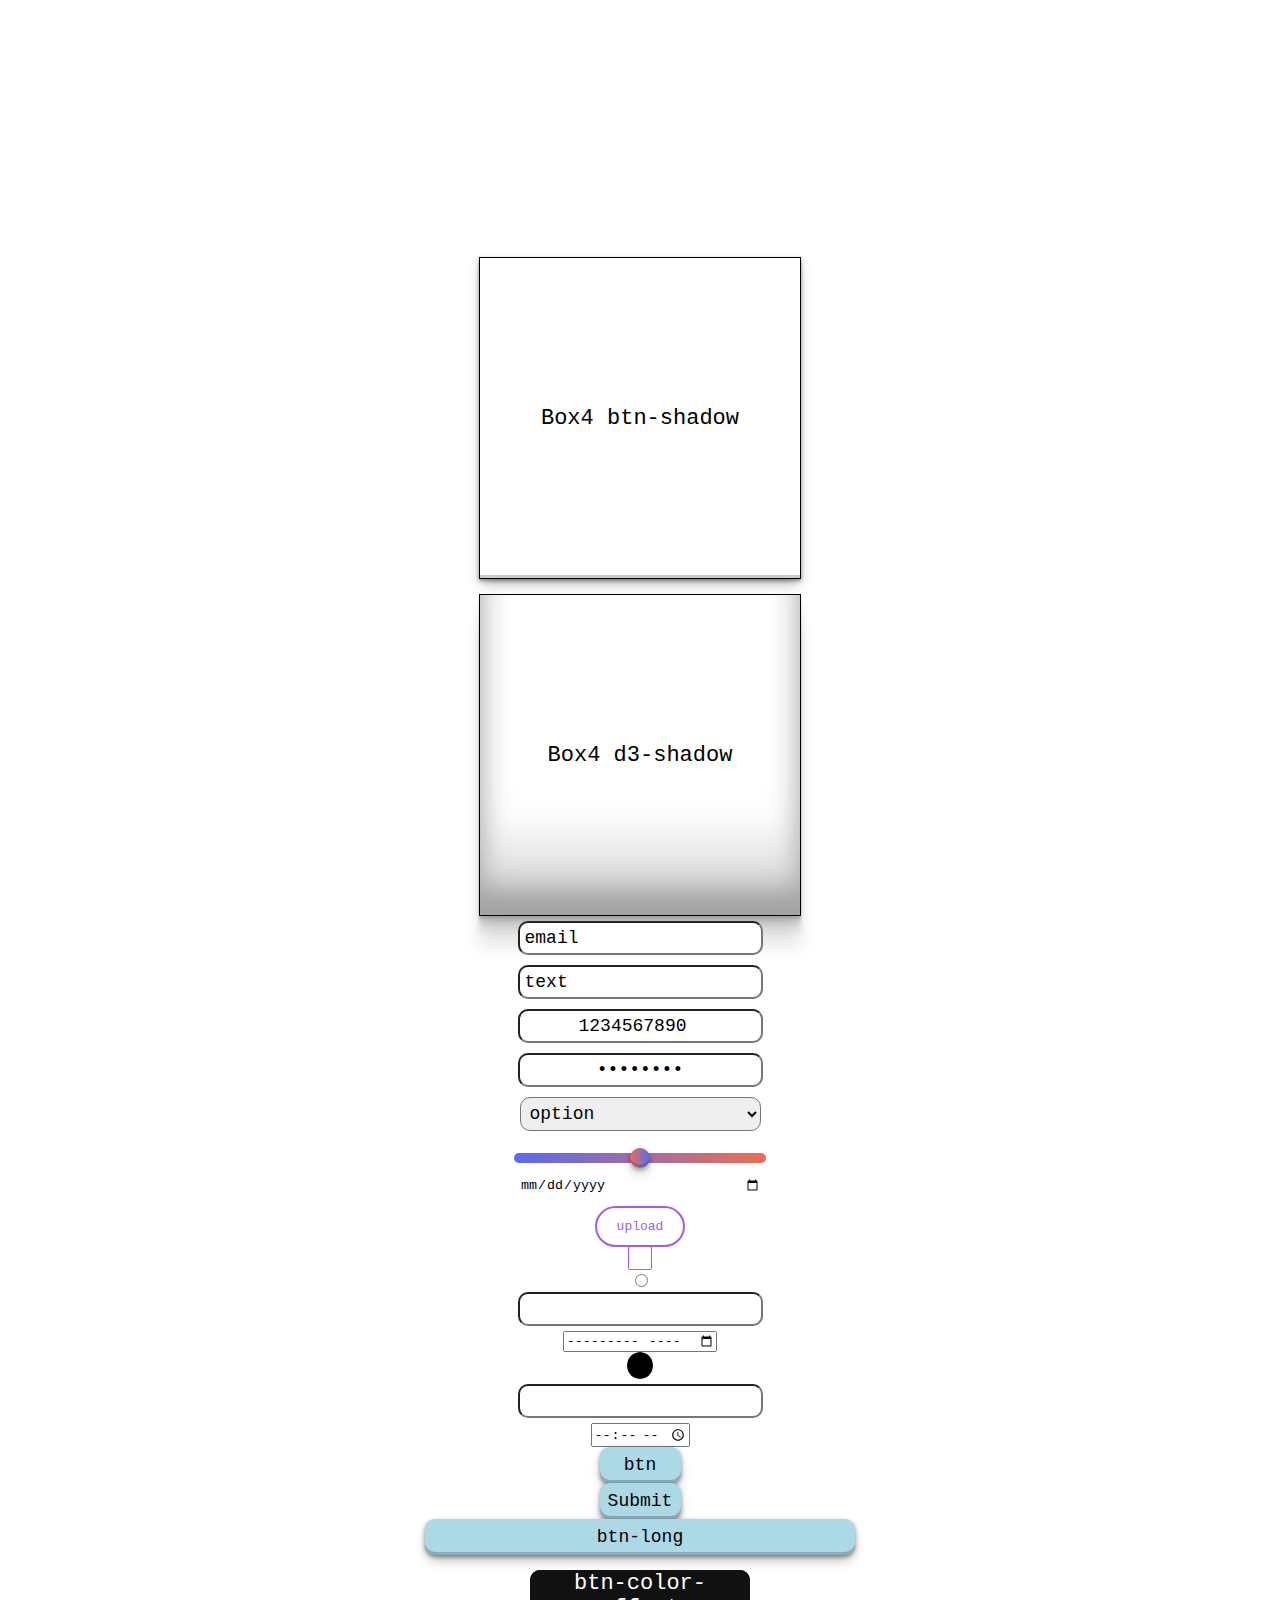
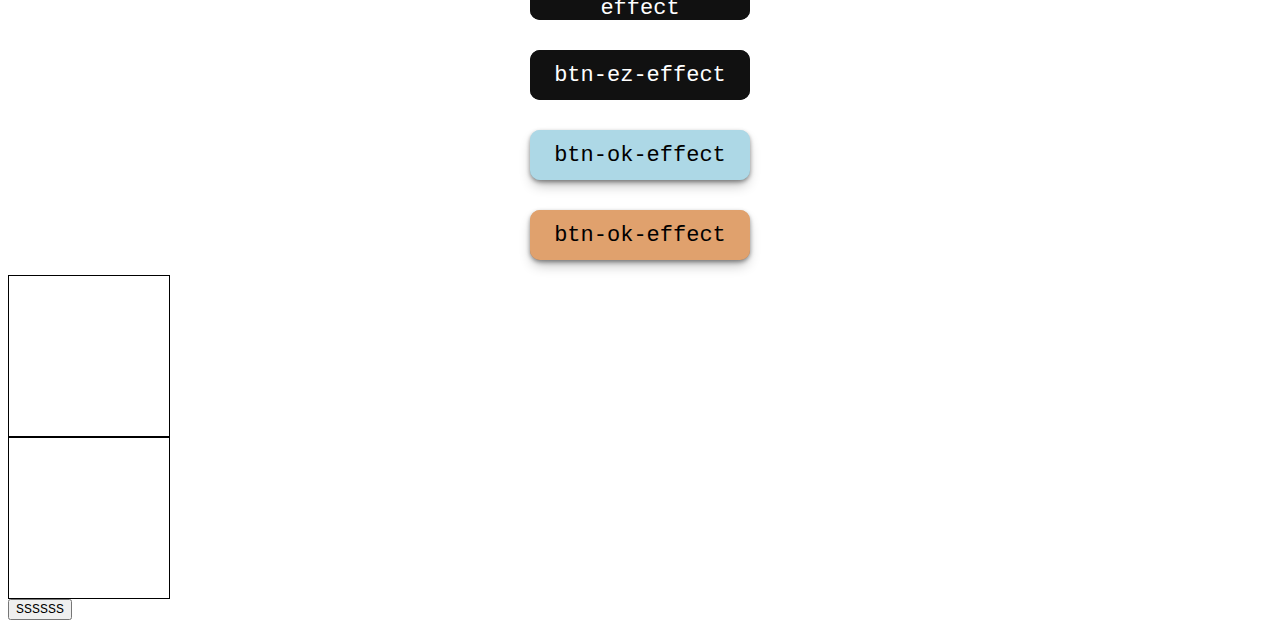
<file: Play2.html>
<!DOCTYPE html>
<html lang="en">
<head>
    <meta charset="UTF-8">
    <meta name="viewport" content="width=device-width, initial-scale=1.0">
    <title>Document</title>
    <script src="./lib/EZ.js"></script>
    <style>
        .box2,.box3,.box4,.Box2,.Box3,.Box4{
            font-size: 22px;
            display: flex;
            justify-content: center;
            align-items: center;
        }
        #range{
            width: 20%;
        }

    </style>
    <link rel="stylesheet" href="./lib/EZ.css">
</head>
<body>
    

<div id="text-container"></div>
<!-- POP UP CSS EXAMPLE -->
<!--     
    <div class="popup-m">
        <p class="close">X</p>
        <div class="wrap-C">
            <h1>make EZ pop up</h1>
            <h5>you can style it in anyway you want !</h5>

                <button class="btn">btn</button>
                <br>
                <button class="btn-long">btn-long</button>
                <br>
                <button class="Colorfull-btn">Colorfull-btn</button>
                <br>
        </div>
    </div> -->





    <!-- IMPORTANT TAKE THE TEMP CSS WITH YOU TO BETTER PRESENTION -->
<!-- Wrap-R CSS EXAMPLE -->
    <!-- <div class="wrap-R">
        <div class="box2">
            <h1>box2</h1>
        </div>
    
        <div class="box3">
            <h1>box3</h1>
        </div>
        <div class="box4">
            <h1>box4</h1>
        </div>
    </div> -->


    <!-- Wrap-C CSS EXAMPLE -->

    <!-- <div class="wrap-C">
        <div class="box2">
            <h1>box2</h1>

        </div>
    
        <div class="box3">
            <h1>box3</h1>

        </div>
        <div class="box4">
            <h1>box4</h1>

        </div>
    </div> -->
<br><br><br>
    <div class="wrap-C">
        <div class="wrap-R">
            <!-- <div class="wrap-C">
                <div class="box4 rotate-slow">
                    box4 rotate-slow
                </div>
                <div class="box4 rotate-fast">
                    box4 rotate-fast
                </div>
            </div>
            <div class="wrap-C">
                <div class="box4 rotate-slow-re">
                    box4 rotate-slow-re
                </div>
                <div class="box4 rotate-fast-re">
                    box4 rotate-fast-re
                </div>
            </div>

            <div class="wrap-C">
                <div class="box4 rotate-Y-slow">
                    box4 rotate-Y-slow
                </div>
                <div class="box4 rotate-Z-fast">
                    box4 rotate-Z-fast
                </div>
            </div> -->

        </div>
        <div style="width: 500px;">
            <canvas id="c2"></canvas>
        </div>
        <br><br>
        <div class="Box4 btn-shadow">
            Box4 btn-shadow
        </div>
        <br>
        <div class="Box4 d3-shadow">
            Box4 d3-shadow
        </div>


        <input type="email" value="email" name="" id="">
        <input type="text" value="text">
        <input type="number" value="1234567890" name="" id="">
        <input type="password" value="1234GGGG" name="" id="">
        <select name="" id="">
            <option value="">option</option>
            <option value="">option</option>
        </select>
        <br>
        <input type="range" class="range-cold-hot" name="" id="range">

        <input type="date" name="" id="">
        <label for="file">upload</label>
        <input type="file" name="file" id="">
        <input type="checkbox" name="" id="">
        <input type="radio">
        <input type="search" name="" id="">
        <input type="month" name="" id="">
        <input type="color" name="" id="">
        <input type="tel" name="" id="">
        <input type="time" name="" id="">


        <button class="btn">btn</button>
        <input type="submit">

        <button class="btn-long">btn-long</button>
        <button class="btn-color-effect">btn-color-effect</button>
        <button class="btn-ez-effect">btn-ez-effect</button>
        <button class="btn-ok-effect">btn-ok-effect</button>
        <button class="btn-X-effect">btn-ok-effect</button>




    </div>


<div class="Box8 rotate-Y-fast">

</div>
<div class="Box8 rotate-Z-fast">

</div>
    
<button onclick="copyThis(this.innerHTML)">SSSSSS</button>
<script>




</script>



</body>
</html>
</file>
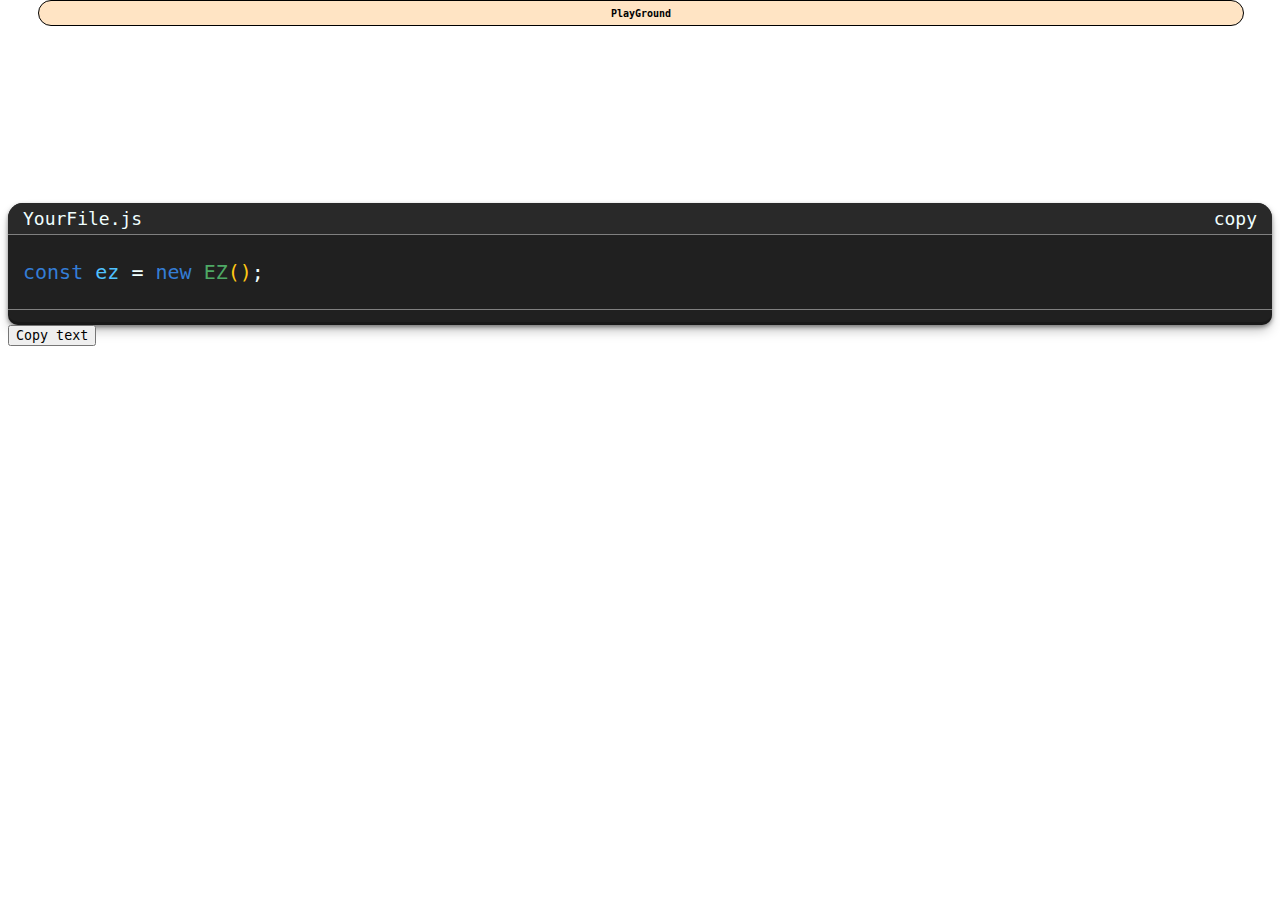
<file: PlayGround.html>
<!DOCTYPE html>
<html lang="en">
<head>
    <meta charset="UTF-8">
    <meta name="viewport" content="width=device-width, initial-scale=1.0">
    <title>PlayGround</title>
    <link rel="stylesheet" href="./Assets/code.css">
    <!-- <script src="https://giladmeirson.github.io/EZ/lib/EZ.js"></script> -->
    <script src="./lib/EZ.js"></script>


    <script>
        let e = new EZ();
        console.log(e);
    </script>

    <style>


/* ------------------btn */
#msg-Input-container .glow-on-hover {
    width: 220px;
    height: 50px;
    border: none;
    outline: none;
    color: #fff;
    background: #111;
    cursor: pointer;
    position: relative;
    z-index: 0;
    border-radius: 10px;
    font-size: 22px;
    margin-block: 15px;
}

#msg-Input-container .glow-on-hover:before {
    content: '';
    background: linear-gradient(45deg, #ff0000, #ff7300, #fffb00, #48ff00, #00ffd5, #002bff, #7a00ff, #ff00c8, #ff0000);
    position: absolute;
    top: -2px;
    left:-2px;
    background-size: 400%;
    z-index: -1;
    filter: blur(5px);
    width: calc(100% + 4px);
    height: calc(100% + 4px);
    animation: glowing 20s linear infinite;
    opacity: 0;
    transition: opacity .3s ease-in-out;
    border-radius: 10px;
}

#msg-Input-container  .glow-on-hover:active {
    color: #000
}

#msg-Input-container  .glow-on-hover:active:after {
    background: transparent;
}

#msg-Input-container  .glow-on-hover:hover:before {
    opacity: 1;
}

#msg-Input-container  .glow-on-hover:after {
    z-index: -1;
    content: '';
    position: absolute;
    width: 100%;
    height: 100%;
    background: #111;
    left: 0;
    top: 0;
    border-radius: 10px;
}

@keyframes glowing {
    0% { background-position: 0 0; }
    50% { background-position: 400% 0; }
    100% { background-position: 0 0; }
}



/* ------------------btn */

       #temp-container .slider {
                -webkit-appearance: none;
                width: 100%;
                height: 10px;
                border-radius: 5px;
                background-image: linear-gradient(to right, rgb(69, 92, 241) , rgb(237, 94, 66));
                outline: none;
                cursor: pointer;
                opacity: 0.9;
                -webkit-transition: .2s;
                transition: opacity .2s;
                }

                #temp-container .slider:hover {
                opacity: 1;
                }

                #temp-container  .slider::-webkit-slider-thumb {
                -webkit-appearance: none;
                appearance: none;
                width: 20px;
                height: 20px;
                border-radius: 50%;
                background-image: linear-gradient(to left, rgb(69, 92, 241) , rgb(237, 94, 66));
                box-shadow: rgba(0, 0, 0, 0.4) 0px 2px 4px, rgba(0, 0, 0, 0.3) 0px 7px 13px -3px, rgba(0, 0, 0, 0.2) 0px -3px 0px inset;
                cursor: pointer;
                }

                #temp-container   .slider::-moz-range-thumb {
                width: 25px;
                height: 25px;
                border-radius: 50%;
                cursor: pointer;
                }
/* /////////////// */
                #sample-container .slider {
                -webkit-appearance: none;
                width: 100%;
                height: 10px;
                border-radius: 5px;
                background-image: linear-gradient(to right, rgb(255, 255, 255) , rgb(231, 237, 66));
                outline: none;
                cursor: pointer;
                opacity: 0.9;
                -webkit-transition: .2s;
                transition: opacity .2s;
                }

                #sample-container .slider:hover {
                opacity: 1;
                }

                #sample-container  .slider::-webkit-slider-thumb {
                -webkit-appearance: none;
                appearance: none;
                width: 20px;
                height: 20px;
                border-radius: 50%;
                background-image: linear-gradient(to left, rgb(255, 255, 255) , rgb(231, 237, 66));
                box-shadow: rgba(0, 0, 0, 0.4) 0px 2px 4px, rgba(0, 0, 0, 0.3) 0px 7px 13px -3px, rgba(0, 0, 0, 0.2) 0px -3px 0px inset;
                cursor: pointer;
                }

                #sample-container   .slider::-moz-range-thumb {
                width: 25px;
                height: 25px;
                border-radius: 50%;
                cursor: pointer;
                }




/* -------------------------------------- */

        #Chat-Fal-Container{
            width: 100%;
            border: 1px black solid;
            border-radius: 15px;
            /* border-bottom-left-radius: 15px;
            border-bottom-right-radius: 15px; */
        }
        #Chat-Fal-Container .header {
            font-size: 22px;
            background-image: linear-gradient(to left, rgb(87, 87, 87) , rgb(18, 18, 18));
            box-shadow: rgba(0, 0, 0, 0.4) 0px 2px 4px, rgba(0, 0, 0, 0.3) 0px 7px 13px -3px, rgba(0, 0, 0, 0.2) 0px -3px 0px inset;
            border-top-left-radius: 15px;
            border-top-right-radius: 15px;
            width: 100%;
            
        }
        #Chat-Fal-Container .header p {
    margin-block: 5px;
    margin-left: 75px;
    color: lightgreen;
    margin-top: 18px;
}
#Chat-Fal-Container .header p span {
float: right;
margin-right: 15px;
color: darkred;
cursor: pointer;
font-size: 32px;
margin-top: -7px;
}
#Chat-Fal-Container .header p span:hover {
float: right;
margin-right: 15px;
color: rgb(237, 88, 88);
cursor: pointer;
font-size: 32px;
margin-top: -7px;
}
#Chat-Fal-Container #Msg-container {
    border: 1px black solid;
    padding: 15px;
    overflow-y: scroll;
    max-height: 75vh;
    background-color: darkgrey;
    width: 95.8%;
    min-height: 250px;
}
        #Msg-container p {
            margin: 0;

        }
        #Msg-container .human-msg  {
            width: fit-content;
            border: 1px black solid;
            border-radius: 15px;
            border-bottom-left-radius: 0px;
            font-size: 16px;
            padding: 4px;
            padding-block: 8px;
            float: left;
            margin: 0;
            margin-block: 10px;
            background-color: rgb(98, 153, 90);
            box-shadow: rgba(0, 0, 0, 0.4) 0px 2px 4px, rgba(0, 0, 0, 0.3) 0px 7px 13px -3px, rgba(0, 0, 0, 0.2) 0px -3px 0px inset;
            padding-inline: 35px;
            padding-left: 15px;
            margin-top: 20px;



        }
        #Msg-container .bot-msg{
            width: fit-content;
            border: 1px black solid;
            border-radius: 15px;
            border-bottom-right-radius: 0px;
            font-size: 16px;
            padding: 4px;
            padding-block: 8px;
            float: right;
            margin: 0;
            margin-block: 30px;
            margin-top: 20px;
            background-color: rgb(90, 118, 153);
            box-shadow: rgba(0, 0, 0, 0.4) 0px 2px 4px, rgba(0, 0, 0, 0.3) 0px 7px 13px -3px, rgba(0, 0, 0, 0.2) 0px -3px 0px inset;
            padding-inline: 35px;
            padding-left: 15px;

        }
        #Chat-Fal-Container .header  .msg-chat-bot-img {
    width: 45px;
    height: 45px;
    border-radius: 50%;
    float: left;
    margin-inline: 13px;
    margin-block: 7px;
    margin-block: 5px;
}
#Msg-container  .msg-chat-human-img {
    width: 45px;
    height: 45px;
    border-radius: 50%;
    float: left;
    position: relative;
    left: 27px;
    top: -37px;
}
#Msg-container .human-msg-con {
    display: flex;
    flex-direction: row;
    justify-content: flex-start;
    align-items: center;
    width: 100%;
    min-height: 20px;
}

#Msg-container .bot-msg-con {
    display: flex;
    flex-direction: row;
    justify-content: flex-end;
    align-items: center;
    width: 100%;
    min-height: 20px;
}
        #Msg-container p .timemsgspan{
            font-size: 12px;
            position: relative;
            top: 5px;
            left: 10px;
        }
        #msg-Input-container{
            width: 100%;
            border-bottom-left-radius: 15px;
            border-bottom-right-radius: 15px;
            background-color: rgb(40, 40, 40);
            color: antiquewhite;
        }
        #msg-Input-container #UserTextInput{
            resize: none;
            width: 90%;
            margin-block: 15px;
            padding: 10px;
            font-size: 18px;
            border-radius: 15px;
            border:1px solid rgba(0, 128, 0, 0.511);
        }
        #msg-Input-container #UserTextInput:focus{
            background-image: linear-gradient(to top, rgb(223, 221, 165) , rgb(217, 217, 196));
        }
        #msg-Input-container #UserTextInput{
            background-image: linear-gradient(to left, rgb(87, 87, 87) , rgb(18, 18, 18));
            box-shadow: rgba(0, 0, 0, 0.4) 0px 2px 4px, rgba(0, 0, 0, 0.3) 0px 7px 13px -3px, rgba(0, 0, 0, 0.2) 0px -3px 0px inset;

        }
        #msg-Input-container #slider-chat-container{
            margin-top: 25px;
        }
        #msg-Input-container #slider-chat-container p{
            font-size: 18px;
        }
    </style>
</head>
<body>
    <div style="background-color: bisque;" class="header-fix">
        <h1 style="font-size: 10px;" id="stam">PlayGround</h1>
    </div>
    <br><br><br><br><br><br><br><br><br><br><br><br><br>
    <div class="code">
        <div class="fileName">
            <p>YourFile.js</p>
            <p class="copy" >copy</p>
        </div>
        <div class="codeContent">
            <p><span class="resv">const</span> <span class="constVar">ez</span>  = <span class="resv">new</span> <span class="class">EZ</span><span class="func">()</span>;</p>
        </div>
    </div>


<button onclick="copy('any text do you want !')">Copy text</button>
<br> <br><br><br><br>

<!-- ~~~~~~~~~ THE FALCON SECTION FOR NEW MODOL CHAT EXAMPLE TO RENDER ~~~~~~~~~   -->
<div style="width: 50vw; margin: auto;" id="StamWraper">
    <!-- <div id="Chat-Fal-Container">
        <div class="wrap-C">
            <div class="header">
                <img class="msg-chat-bot-img" src="./Assets/AIprofile.png" alt="">
               <p>Chat With Me ! <span class="Close-Chat-fal-con">X</span></p>
               
            </div>
            <div id="Msg-container">
                





            </div>
            <div id="msg-Input-container" class="wrap-C">
                <div id="slider-chat-container" class="wrap-R">
                    <div id="temp-container" class="wrap-C">
                        <p id="Fal_Temperature_input-p">Temperature : 0.8</p>
                        <input class="slider" onchange="changeRangeChatModol(this)" type="range" value="0.8" min="0.1" max="2" step="0.1" name="Fal_Temp_input" id="Fal_Temperature_input">
                    </div>
                    <div id="sample-container" class="wrap-C">
                        <p id="Fal_sampling_input-p">sampling : 0.9</p>
                        <input class="slider" onchange="changeRangeChatModol(this)" type="range" value="0.9" min="0.1" max="2" step="0.1" name="Fal_sample_input" id="Fal_sampling_input">
                    </div>
                     

                </div>

                <textarea name="UserTextInput" id="UserTextInput"   draggable="false"></textarea>
                <button onclick="ManageChat()" class="glow-on-hover" id="Send-Chat-Btn">Send</button>
            </div>
        </div>
    </div> -->
</div>
<script>

</script>
<!-- ~~~~~~~~~ THE FALCON SECTION FOR NEW MODOL CHAT EXAMPLE TO RENDER ~~~~~~~~~   -->



</body>
</html>
</file>
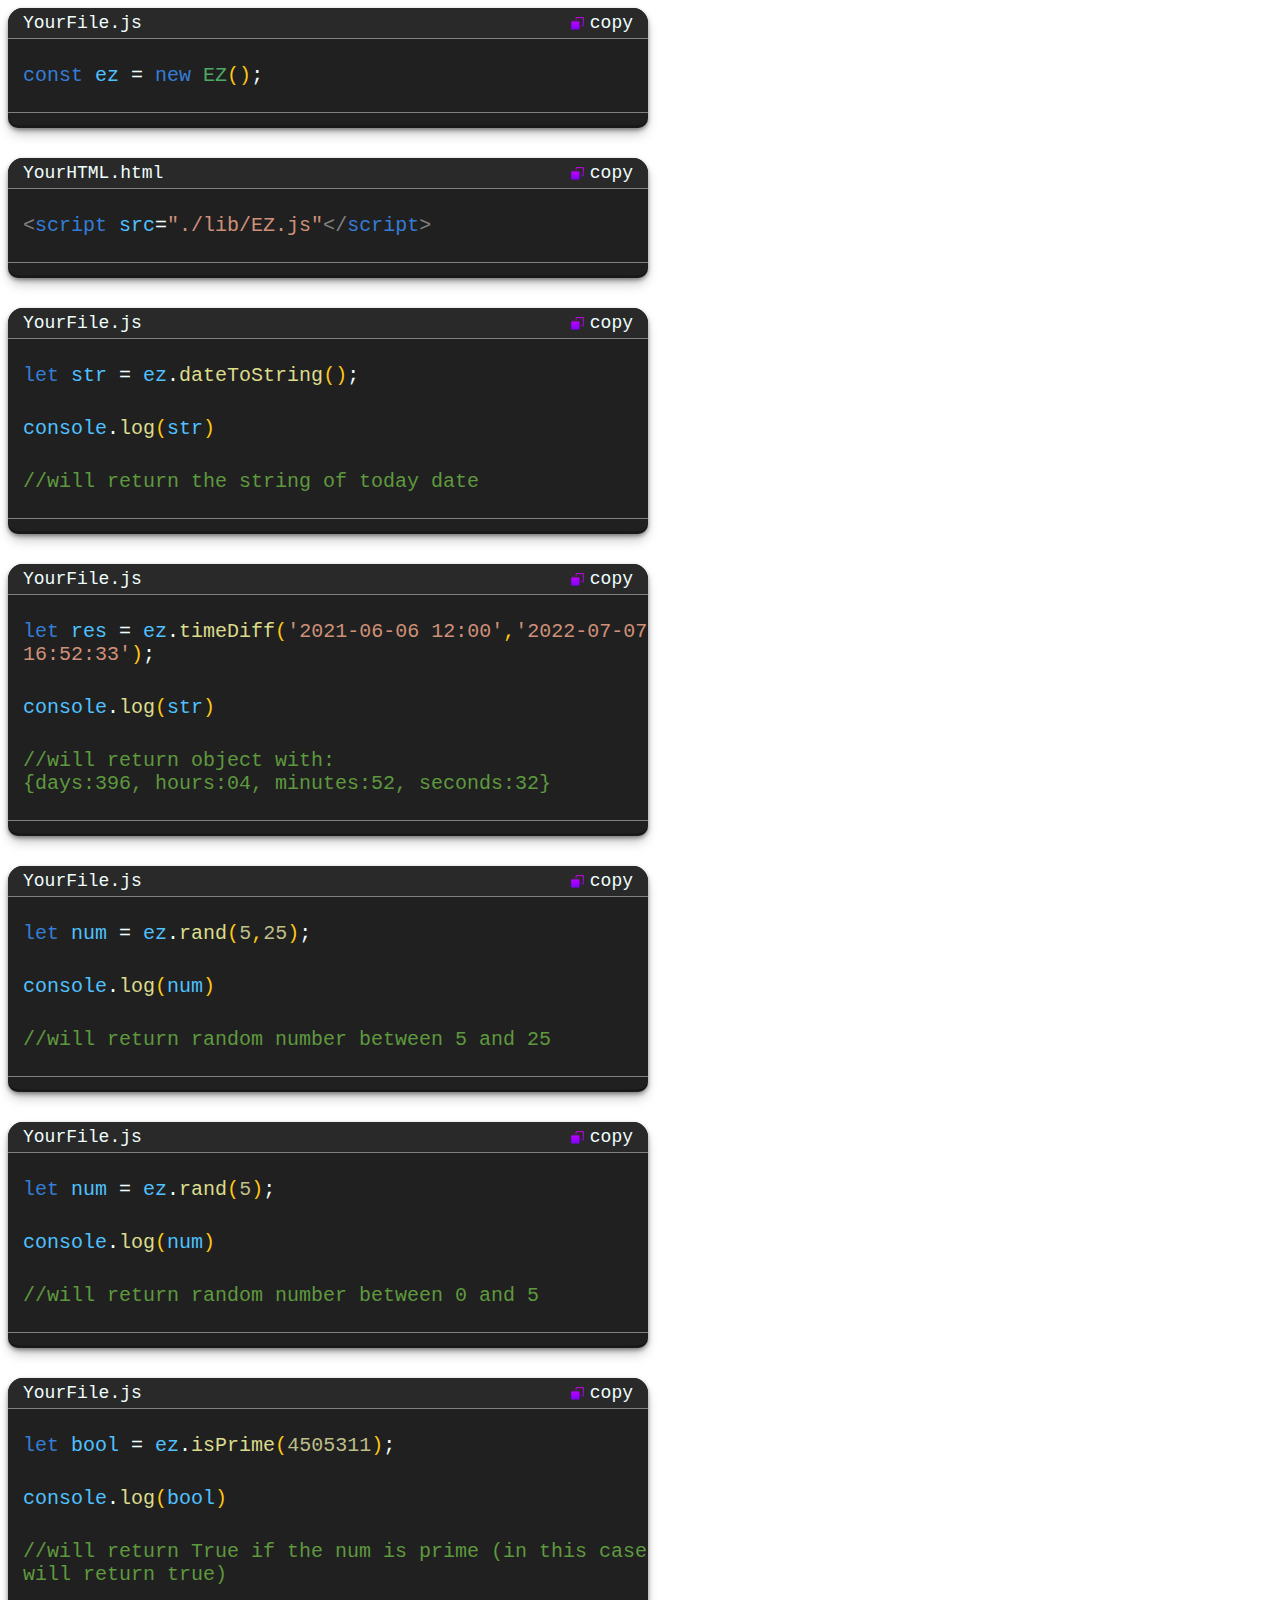
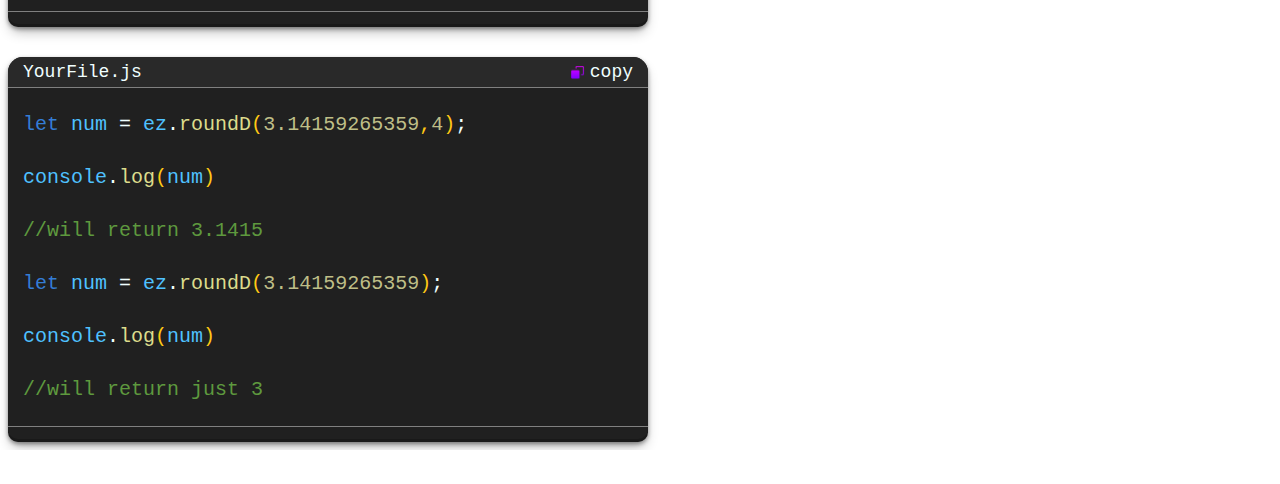
<file: Snippets.html>
<!DOCTYPE html>
<html lang="en">
<head>
    <meta charset="UTF-8">
    <meta name="viewport" content="width=device-width, initial-scale=1.0">
    <title>Document</title>
    <link rel="stylesheet" href="./Assets/code.css">
    <script src="./lib/EZ.js"></script>

    <script>
        // let res = ez.rand(5,25)
        // console.log(res);
        // // res will be between 5-25
        // res = ez.rand(5)
        // console.log(res);
        // // res will be between 0-5
        // res = ez.rand()
        // console.log(res);
        // // res will be between 0-1

        // //will return object with:{
        // //days:396,
        // //hours:04,
        // //minutes:52,
        // //seconds:32,}
    </script>
    
</head>
<body>
    <div class="Wraper">
        <!-- piece of code -->
        <div class="code">
            <div class="fileName">
                <p>YourFile.js</p>
                <p class="copy" ><img style="width: 15px;" src="./Assets/copy.png" alt=""> copy</p>
            </div>
            <div class="codeContent">
                <p><span class="resv">const</span> <span class="constVar">ez</span>  = <span class="resv">new</span> <span class="class">EZ</span><span class="func">()</span>;</p>
            </div>
        </div>
        <!-- piece of code -->
        <br><br>
        <div class="code">
            <div class="fileName">
                <p>YourHTML.html</p>
                <p class="copy" ><img style="width: 15px;" src="./Assets/copy.png" alt=""> copy</p>
            </div>
            <div class="codeContent">
                <p> <span class="gre"><</span><span class="resv">script</span>
                 <span class="constVar">src</span>=<span class="string">"./lib/EZ.js"</span><span class="gre"><</span><span class="gre">/</span><span class="resv">script</span><span class="gre">></span>
                </p>
            </div>
        </div>

        <!-- piece of code -->
        <br><br>
        <div class="code">
            <div class="fileName">
                <p>YourFile.js</p>
                <p class="copy" ><img style="width: 15px;" src="./Assets/copy.png" alt=""> copy</p>
            </div>
            <div class="codeContent">
                <p><span class="resv">let</span> <span class="constVar">str</span>  = <span class="constVar">ez</span>.<span class="funcN">dateToString</span><span class="func">()</span>;</p>
                <p><span class="constVar">console</span>.<span class="funcN">log</span><span class="func">(<span class="constVar">str</span>)</span></p>
                <p><span class="comm">//will return the string of today date</span></p>
            </div>
        </div>

        <!-- piece of code -->
        <br><br>
        <div class="code">
            <div class="fileName">
                <p>YourFile.js</p>
                <p class="copy" ><img style="width: 15px;" src="./Assets/copy.png" alt=""> copy</p>
            </div>
            <div class="codeContent">
                <p><span class="resv">let</span> <span class="constVar">res</span>  = <span class="constVar">ez</span>.<span class="funcN">timeDiff</span><span class="func">(<span class="string">'2021-06-06 12:00'</span>,<span class="string">'2022-07-07 16:52:33'</span>)</span>;</p>
                <p><span class="constVar">console</span>.<span class="funcN">log</span><span class="func">(<span class="constVar">str</span>)</span></p>
                <p><span class="comm">//will return object with: <br>
                {days:396,
                 hours:04,
                 minutes:52,
                 seconds:32}
                </span></p>
            </div>
        </div>

        <!-- piece of code -->
        <br><br>
        <div class="code">
            <div class="fileName">
                <p>YourFile.js</p>
                <p class="copy" ><img style="width: 15px;" src="./Assets/copy.png" alt=""> copy</p>
            </div>
            <div class="codeContent">
                <p><span class="resv">let</span> <span class="constVar">num</span>  = <span class="constVar">ez</span>.<span class="funcN">rand</span><span class="func">(<span class="num">5</span>,<span class="num">25</span>)</span>;</p>
                <p><span class="constVar">console</span>.<span class="funcN">log</span><span class="func">(<span class="constVar">num</span>)</span></p>
                <p><span class="comm">//will return random number between 5 and 25</span></p>
            </div>
        </div>

        <!-- piece of code -->
        <br><br>
        <div class="code">
            <div class="fileName">
                <p>YourFile.js</p>
                <p class="copy" ><img style="width: 15px;" src="./Assets/copy.png" alt=""> copy</p>
            </div>
            <div class="codeContent">
                <p><span class="resv">let</span> <span class="constVar">num</span>  = <span class="constVar">ez</span>.<span class="funcN">rand</span><span class="func">(<span class="num">5</span>)</span>;</p>
                <p><span class="constVar">console</span>.<span class="funcN">log</span><span class="func">(<span class="constVar">num</span>)</span></p>
                <p><span class="comm">//will return random number between 0 and 5</span></p>
            </div>
        </div>

        <!-- piece of code -->
        <br><br>
        <div class="code">
            <div class="fileName">
                <p>YourFile.js</p>
                <p class="copy" ><img style="width: 15px;" src="./Assets/copy.png" alt=""> copy</p>
            </div>
            <div class="codeContent">
                <p><span class="resv">let</span> <span class="constVar">bool</span>  = <span class="constVar">ez</span>.<span class="funcN">isPrime</span><span class="func">(<span class="num">4505311</span>)</span>;</p>
                <p><span class="constVar">console</span>.<span class="funcN">log</span><span class="func">(<span class="constVar">bool</span>)</span></p>
                <p><span class="comm">//will return True if the num is prime (in this case will return true)</span></p>
            </div>
        </div>

        <!-- piece of code -->
        <br><br>
        <div class="code">
            <div class="fileName">
                <p>YourFile.js</p>
                <p class="copy" ><img style="width: 15px;" src="./Assets/copy.png" alt=""> copy</p>
            </div>
            <div class="codeContent">
                <p><span class="resv">let</span> <span class="constVar">num</span>  = <span class="constVar">ez</span>.<span class="funcN">roundD</span><span class="func">(<span class="num">3.14159265359</span>,<span class="num">4</span>)</span>;</p>
                <p><span class="constVar">console</span>.<span class="funcN">log</span><span class="func">(<span class="constVar">num</span>)</span></p>
                <p><span class="comm">//will return 3.1415 </span></p>
                <p><span class="resv">let</span> <span class="constVar">num</span>  = <span class="constVar">ez</span>.<span class="funcN">roundD</span><span class="func">(<span class="num">3.14159265359</span>)</span>;</p>
                <p><span class="constVar">console</span>.<span class="funcN">log</span><span class="func">(<span class="constVar">num</span>)</span></p>
                <p><span class="comm">//will return just 3 </span></p>
            </div>
        </div>
    </div>

    
    
</body>
</html>
</file>
<file: Assets/code.css>
.code{
    background-color: rgb(32, 32, 32);
    color: azure;
    min-height: 50px;
    border-top-left-radius: 15px;
    border-top-right-radius: 15px;
    font-family:monospace;
    min-width: 70px;
    width: 100%;
    padding-bottom: 15px;
    border-bottom-left-radius: 10px;
    border-bottom-right-radius: 10px;

}
.fileName p {
    padding: 0;
    margin: 0;
    padding-left: 15px;
    padding-right: 15px;
    padding-block: 5px;
    font-size: 18px;
}
.fileName {
    border-bottom: 1px grey solid;
    border-top-left-radius: 15px;
    border-top-right-radius: 15px;
    display: flex;
    background-color: rgb(41, 41, 41);
    flex-direction: row;
    align-items: center;
    justify-content: space-between;
}
.copy {
    display: flex;
    align-items: center;
}
.copy img {
    margin-inline: 5px;
}
.codeContent p {
    padding-left: 15px;
    padding-block: 5px;
    font-size: 20px;
   

}
.code { 
    box-shadow: rgba(0, 0, 0, 0.4) 0px 2px 4px, rgba(0, 0, 0, 0.3) 0px 7px 13px -3px, rgba(0, 0, 0, 0.2) 0px -3px 0px inset;
}
.code-wraper-bigger{
    width: 100%;
}
.code-wraper-big{
    width: 75%;
}
.code-wraper-med{
    width: 55%;
}
.code-wraper-small{
    width: 35%;
}
.code span {
    font-family: monospace;
}
.codeContent{
    border-bottom: 1px grey solid;

}
.code .resv{
color: #347dd6;
}
.code .constVar{
    color: #4fc1ff;
}
.code .class{
    color: #4ea965;
}
.code .func{
    color: #ffc814;
}
.code .funcN{
    color: #dcdc8c;
}
.code .num{
    color: rgb(190, 190, 135);
}
.code .copy:hover {
    cursor: pointer;
    color: #868bff;
}

.code .string{
    color: #ce9178;
}
.code .comm{
    color:#5e993e;
}
.code .gre{
    color: grey;
}
.Wraper{
    width: 50vw;
}
</file>
<file: lib/EZ.css>
*{
    font-family: monospace;
}
.popup-s{
    width: 20vw;
    height: 20vh;
    position: absolute;
    z-index: 2;
    left:40vw ;
    top: 40vh;
    border-radius: 15px;
    border: 1px black solid;
    box-shadow: rgba(0, 0, 0, 0.17) 0px -23px 25px 0px inset, rgba(0, 0, 0, 0.15) 0px -36px 30px 0px inset, rgba(0, 0, 0, 0.1) 0px -79px 40px 0px inset, rgba(0, 0, 0, 0.06) 0px 2px 1px, rgba(0, 0, 0, 0.09) 0px 4px 2px, rgba(0, 0, 0, 0.09) 0px 8px 4px, rgba(0, 0, 0, 0.09) 0px 16px 8px, rgba(0, 0, 0, 0.09) 0px 32px 16px;
}
.popup-m{
    width: 40vw;
    height: 40vh;
    position: absolute;
    z-index: 2;
    left:30vw ;
    top: 30vh;
    border-radius: 15px;
    border: 1px black solid;
    box-shadow: rgba(0, 0, 0, 0.17) 0px -23px 25px 0px inset, rgba(0, 0, 0, 0.15) 0px -36px 30px 0px inset, rgba(0, 0, 0, 0.1) 0px -79px 40px 0px inset, rgba(0, 0, 0, 0.06) 0px 2px 1px, rgba(0, 0, 0, 0.09) 0px 4px 2px, rgba(0, 0, 0, 0.09) 0px 8px 4px, rgba(0, 0, 0, 0.09) 0px 16px 8px, rgba(0, 0, 0, 0.09) 0px 32px 16px;
}

.popup-l{
    width: 70vw;
    height: 70vh;
    position: absolute;
    z-index: 2;
    left:15vw ;
    top: 15vh;
    border-radius: 15px;
    border: 1px black solid;
    box-shadow: rgba(0, 0, 0, 0.17) 0px -23px 25px 0px inset, rgba(0, 0, 0, 0.15) 0px -36px 30px 0px inset, rgba(0, 0, 0, 0.1) 0px -79px 40px 0px inset, rgba(0, 0, 0, 0.06) 0px 2px 1px, rgba(0, 0, 0, 0.09) 0px 4px 2px, rgba(0, 0, 0, 0.09) 0px 8px 4px, rgba(0, 0, 0, 0.09) 0px 16px 8px, rgba(0, 0, 0, 0.09) 0px 32px 16px;
}
.close {
    padding-inline: 9px;
    padding-block: 5px;
    border-radius: 50%;
    font-family: cursive;
    background-color: lightcoral;
    margin-top: 10px;
    margin-left: 10px;
    width: 15px;
    text-align: center;
    box-shadow: rgba(0, 0, 0, 0.4) 0px 2px 4px, rgba(0, 0, 0, 0.3) 0px 7px 13px -3px, rgba(0, 0, 0, 0.2) 0px -3px 0px inset;

}
.close:hover{
    cursor: pointer;
    background-color: lightpink;
}


.btn, input[type="button"], input[type="submit"] {
    padding: 8px;
    font-size: 18px;
    border-radius: 10px;
    min-width: 81px;
    background-color: lightblue;
    border: none;
    box-shadow: rgba(0, 0, 0, 0.4) 0px 2px 4px, rgba(0, 0, 0, 0.3) 0px 7px 13px -3px, rgba(0, 0, 0, 0.2) 0px -3px 0px inset;
}
.btn-long {
    padding: 8px;
    font-size: 18px;
    padding-inline: 13.4vw;
    border-radius: 10px;
    background-color: lightblue;
    border: none;
    box-shadow: rgba(0, 0, 0, 0.4) 0px 2px 4px, rgba(0, 0, 0, 0.3) 0px 7px 13px -3px, rgba(0, 0, 0, 0.2) 0px -3px 0px inset;
}
.btn:hover,.btn-long:hover,input[type="button"]:hover,input[type="submit"]:hover{
    cursor: pointer;
    background-color: lightgoldenrodyellow;
}

input[type='text'],input[type='email'],select,input[type='tel'],input[type='search']{
    border-radius: 10px;
    font-size: 18px;
    padding: 5px;
    margin-inline: 5px;
    margin-block: 5px;

    
}
select {
    font-size: 18px;
    min-width: 241px;
}
input[type='number'],input[type='password']{
    border-radius: 10px;
    font-size: 18px;
    padding: 5px;
    margin-inline: 5px;
    margin-block: 5px;
    text-align: center;

    
}
input[type='text']:hover,input[type='number']:hover,select:hover,input[type='email']:hover,input[type='password']:hover,input[type='tel']:hover,input[type='search']:hover{
    background-color: lightgoldenrodyellow;
}

input[type=color] { 
	padding: 0;
	border: none;
    cursor: pointer;
	width: 2em;
	height: 2em;
	border-radius: 50%;
	&::-webkit-color-swatch {
		border: none;
		border-radius: 50%;
	}
	&::-webkit-color-swatch-wrapper {
		padding: 0;
	}
}

/* input[type=date] {
	border: .2em solid #000000;
	padding: .8em .9em;
	border-radius: 2em;
	color: #000000;
	 &::-webkit-datetime-edit { padding: 1em; }
	 &::-webkit-datetime-edit-fields-wrapper { background: rgba(#000000, .2); }
	&::-webkit-datetime-edit-text { color: rgb(0, 0, 0); padding: 0 0.3em; }
	 &::-webkit-datetime-edit-month-field { color: #000000; }
	 &::-webkit-datetime-edit-day-field { color: #000000; }
	 &::-webkit-datetime-edit-year-field { color: #000000; }
	&::-webkit-inner-spin-button { display: none; }
	&::-webkit-calendar-picker-indicator {
		background-image: url("data:image/svg+xml,%3Csvg xmlns='http://www.w3.org/2000/svg' width='24' height='24' viewBox='0 0 24 24' fill='none' stroke='%23000000' stroke-width='2' stroke-linecap='round' stroke-linejoin='round'%3E%3Crect x='3' y='4' width='18' height='18' rx='2' ry='2'/%3E%3Cline x1='16' y1='2' x2='16' y2='6'/%3E%3Cline x1='8' y1='2' x2='8' y2='6'/%3E%3Cline x1='3' y1='10' x2='21' y2='10'/%3E%3C/svg%3E"); 
	}
} */

input[type=date] {
    min-height: 41px;
    min-width: 241px;
    border-radius: 10px;
    border: none;
}
input[type=date]:hover {
    max-height: 41px;
    min-width: 241px;
    border-radius: 10px;
    border: none;
    background-color:lightgoldenrodyellow ;
}


input[type=checkbox] {
	appearance: none;
  background-color: #fff;
  margin: 0;
	font: inherit;
  color: currentColor;
  width: 1.85em;
  height: 1.85em;
  border: 0.15em solid #aa59e4;
  border-radius: 0.15em;
  transform: translateY(-0.075em);
	display: grid;
  place-content: center;
	&::before {
		content: "";
		width: 1.05em;
		height: 1.05em;
		transform: scale(0);
		transition: 120ms transform ease-in-out;
		box-shadow: inset 1em 1em #aa59e4;
		background-color: CanvasText;
		clip-path: polygon(14% 44%, 0 65%, 50% 100%, 100% 16%, 80% 0%, 43% 62%);
		transform-origin: left top;
	}
	&:checked::before {
		transform: scale(1);
	}
}

input[type=file] { display: none; }
label[for=file] {
	display: grid;
	grid-auto-flow: column;
	grid-gap: .5em;
	justify-items: center;
	align-content: center;
	color: #aa59e4;
	border: .2em solid #aa59e4;
	background: hsl(0 0 0/0);
	padding: .85em 1.5em;
	color: #aa59e4;
	border-radius: 2em;
	transition: 1s;
	&:hover, &:focus, &:active {
		background: #aa59e4;
		color: #fff;
	}
}


 .range-cold-hot {
    -webkit-appearance: none;
    width: 100%;
    height: 10px;
    border-radius: 5px;
    background-image: linear-gradient(to right, rgb(69, 92, 241) , rgb(237, 94, 66));
    outline: none;
    cursor: pointer;
    opacity: 0.9;
    -webkit-transition: .2s;
    transition: opacity .2s;
    }

   .range-cold-hot:hover {
    opacity: 1;
    }

 .range-cold-hot::-webkit-slider-thumb {
    -webkit-appearance: none;
    appearance: none;
    width: 20px;
    height: 20px;
    border-radius: 50%;
    background-image: linear-gradient(to left, rgb(69, 92, 241) , rgb(237, 94, 66));
    box-shadow: rgba(0, 0, 0, 0.4) 0px 2px 4px, rgba(0, 0, 0, 0.3) 0px 7px 13px -3px, rgba(0, 0, 0, 0.2) 0px -3px 0px inset;
    cursor: pointer;
    }

  .range-cold-hot::-moz-range-thumb {
    width: 25px;
    height: 25px;
    border-radius: 50%;
    cursor: pointer;
    }


.wrap-C {
    display: flex;
    flex-direction: column;
    align-items: center;
    min-height: 50px;
}
.wrap-G {
    display: flex;
    flex-direction: row;
    align-items: center;
    width: 100%;
    min-height: 20px;
    flex-wrap: wrap;
}

.wrap-R {
    display: flex;
    flex-direction: row;
    justify-content: space-evenly;
    align-items: center;
    width: 100%;
    min-height: 20px;
}

.rotate-slow{
    animation: rotate 15s linear infinite;

}


.rotate-fast{
    animation: rotate 3s linear infinite;

}
@keyframes rotate {
    from{
        rotate: 0deg;
    }
    to{
        rotate: 360deg;
    }
}

.rotate-slow-re{
    animation: rotatere 15s linear infinite;

}


.rotate-fast-re{
    animation: rotatere 3s linear infinite;

}
@keyframes rotatere {
    from{
        rotate: 360deg;
    }
    to{
        rotate: 0deg;
    }
}

.rotate-Y-fast{
    animation: rotateY 3s linear infinite;

}
.rotate-Z-fast{
    animation: rotateZ 3s linear infinite;

}
.rotate-Y-slow{
    animation: rotateY 8s linear infinite;

}
.rotate-Z-slow{
    animation: rotateZ 8s linear infinite;

}
@keyframes rotateY {
    from{
        transform: rotateY(360deg);
    }
    to{
        transform: rotateY(0deg);
    }
}
@keyframes rotateZ {
    from{
        transform: skewY(360deg);
    }
    to{
        transform: skewY(0deg);
    }
}

  
.typing-effect {
    width: 22ch;
    animation: typing 2s steps(22), effect .5s step-end infinite alternate;
    white-space: nowrap;
    overflow: hidden;
    border-right: 3px solid;
    font-size: 2em;
  }

  .typing-effect-in-fast {
    width: 100vw;
    animation: typing 2s steps(22)  infinite ;
    white-space: nowrap;
    overflow: hidden;
    font-size: 2em;
  }
  .typing-effect-in-slow {
    width: 100vw;
    animation: typing 7s steps(22)  infinite ;
    white-space: nowrap;
    overflow: hidden;
    font-size: 2em;
  }
  
  @keyframes typing {
    from {
      width: 0;
    }
  }
  
  .box2{
    width: 50vw;
    border: 1px black solid;
    aspect-ratio: 16/9;
  }
  .box3{
    width: 33.33vw;
    border: 1px black solid;
    aspect-ratio: 16/9;
  }
  .box4{
    width: 25vw;
    border: 1px black solid;
    aspect-ratio: 16/9;
  }
  .box5{
    width: 20vw;
    border: 1px black solid;
    aspect-ratio: 16/9;
  }
  .box6{
    width: 16.66vw;
    border: 1px black solid;
    aspect-ratio: 16/9;
  }
    .box7{
        width: 14.28vw;
        border: 1px black solid;
        aspect-ratio: 16/9;
    }

  .box8{
    width: 12.5vw;
    border: 1px black solid;
    aspect-ratio: 16/9;
  }
    .box9{
        width: 11.11vw;
        border: 1px black solid;
        aspect-ratio: 16/9;
    }
    .box10{
        width: 10vw;
        border: 1px black solid;
        aspect-ratio: 16/9;
    }

  .Box2{
    width: 50vw;
    border: 1px black solid;
    aspect-ratio: 1/1;
  }
  .Box3{
    width: 33.33vw;
    border: 1px black solid;
    aspect-ratio: 1/1;
  }
  .Box4{
    width: 25vw;
    border: 1px black solid;
    aspect-ratio: 1/1;
  }
  .Box5{
    width: 20vw;
    border: 1px black solid;
    aspect-ratio: 1/1;
  }

  .Box6{
    width: 16.66vw;
    border: 1px black solid;
    aspect-ratio: 1/1;
  }
    .Box7{
        width: 14.28vw;
        border: 1px black solid;
        aspect-ratio: 1/1;
    }

  .Box8{
    width: 12.5vw;
    border: 1px black solid;
    aspect-ratio: 1/1;
  }
    .Box9{
        width: 11.11vw;
        border: 1px black solid;
        aspect-ratio: 1/1;
    }
    .Box10{
        width: 10vw;
        border: 1px black solid;
        aspect-ratio: 1/1;
    }


  .header-fix {
    font-size: 25px;
    text-align: center;
    border: 1px black solid;
    box-shadow: rgba(0, 0, 0, 0.45) 0px 25px 20px -20px;
    border-radius: 15px;
    position: fixed;
    top: 0px;
    left: 0px;
    width: 94vw;
    margin-inline: 3vw;
}

.header-stick {
    font-size: 25px;
    text-align: center;
    border: 1px black solid;
    box-shadow: rgba(0, 0, 0, 0.45) 0px 25px 20px -20px;
    border-radius: 15px;
    position: sticky;
    top: 0px;
    left: 0px;
    width: 94vw;
    margin-inline: 3vw;
}

.round{
    border-radius: 50%;
}



.btn-X-effect {
    width: 220px;
    height: 50px;
    border: none;
    outline: none;
    color: #000000;
    background: #e0a16d;
    cursor: pointer;
    position: relative;
    z-index: 0;
    border-radius: 10px;
    font-size: 22px;
    margin-block: 15px;
    box-shadow: rgba(0, 0, 0, 0.4) 0px 2px 4px, rgba(0, 0, 0, 0.3) 0px 7px 13px -3px, rgba(0, 0, 0, 0.2) 0px -3px 0px inset;

}

.btn-X-effect:before {
    content: '';
    background: linear-gradient(45deg, #600f0f, #f13022, #ee4e1e, #f56042, #d45d0d, #e42d08, #e12c2c, #550c0c, #ff0000);
    position: absolute;
    top: -2px;
    left:-2px;
    background-size: 400%;
    z-index: -1;
    filter: blur(5px);
    width: calc(100% + 4px);
    height: calc(100% + 4px);
    animation: glowing3 20s linear infinite;
    opacity: 0;
    transition: opacity .3s ease-in-out;
    border-radius: 10px;
}

  .btn-X-effect:active {
    color: #fff
}

.btn-X-effect:active:after {
    background: transparent;
}

.btn-X-effect:hover:before {
    opacity: 1;
}

.btn-X-effect:after {
    z-index: -1;
    content: '';
    position: absolute;
    width: 100%;
    height: 100%;
    background: #e0a16d;
    left: 0;
    top: 0;
    border-radius: 10px;
}



.btn-ok-effect {
    width: 220px;
    height: 50px;
    border: none;
    outline: none;
    color: #000000;
    background: #add8e6;
    cursor: pointer;
    position: relative;
    z-index: 0;
    border-radius: 10px;
    font-size: 22px;
    margin-block: 15px;
    box-shadow: rgba(0, 0, 0, 0.4) 0px 2px 4px, rgba(0, 0, 0, 0.3) 0px 7px 13px -3px, rgba(0, 0, 0, 0.2) 0px -3px 0px inset;

}

.btn-ok-effect:before {
    content: '';
    background: linear-gradient(45deg, #66de9e, #40803f, #1eee44, #172a17, #33e736, #0adc0d, #0b3f1a, #3bd038, #00ff04);
    position: absolute;
    top: -2px;
    left:-2px;
    background-size: 400%;
    z-index: -1;
    filter: blur(5px);
    width: calc(100% + 4px);
    height: calc(100% + 4px);
    animation: glowing3 20s linear infinite;
    opacity: 0;
    transition: opacity .3s ease-in-out;
    border-radius: 10px;
}

  .btn-ok-effect:active {
    color: #fff
}

.btn-ok-effect:active:after {
    background: transparent;
}

.btn-ok-effect:hover:before {
    opacity: 1;
}

.btn-ok-effect:after {
    z-index: -1;
    content: '';
    position: absolute;
    width: 100%;
    height: 100%;
    background: #add8e6;
    left: 0;
    top: 0;
    border-radius: 10px;
}


















.btn-ez-effect {
    width: 220px;
    height: 50px;
    border: none;
    outline: none;
    color: #fff;
    background: #111;
    cursor: pointer;
    position: relative;
    z-index: 0;
    border-radius: 10px;
    font-size: 22px;
    margin-block: 15px;
}

.btn-ez-effect:before {
    content: '';
    background: linear-gradient(45deg, #5b09de, #ac56f2, #6d4bdd, #3c2551, #c28ce8, #8e5cde, #7a00ff, #ff00c8, #ff0000);
    position: absolute;
    top: -2px;
    left:-2px;
    background-size: 400%;
    z-index: -1;
    filter: blur(5px);
    width: calc(100% + 4px);
    height: calc(100% + 4px);
    animation: glowing3 20s linear infinite;
    opacity: 0;
    transition: opacity .3s ease-in-out;
    border-radius: 10px;
}

  .btn-ez-effect:active {
    color: #000
}

.btn-ez-effect:active:after {
    background: transparent;
}

.btn-ez-effect:hover:before {
    opacity: 1;
}

.btn-ez-effect:after {
    z-index: -1;
    content: '';
    position: absolute;
    width: 100%;
    height: 100%;
    background: #111;
    left: 0;
    top: 0;
    border-radius: 10px;
}





.btn-color-effect {
    width: 220px;
    height: 50px;
    border: none;
    outline: none;
    color: #fff;
    background: #111;
    cursor: pointer;
    position: relative;
    z-index: 0;
    border-radius: 10px;
    font-size: 22px;
    margin-block: 15px;
}

.btn-color-effect:before {
    content: '';
    background: linear-gradient(45deg, #ff0000, #ff7300, #fffb00, #48ff00, #00ffd5, #002bff, #7a00ff, #9839e6, #662deb);
    position: absolute;
    top: -2px;
    left:-2px;
    background-size: 400%;
    z-index: -1;
    filter: blur(5px);
    width: calc(100% + 4px);
    height: calc(100% + 4px);
    animation: glowing3 20s linear infinite;
    opacity: 0;
    transition: opacity .3s ease-in-out;
    border-radius: 10px;
}

  .btn-color-effect:active {
    color: #000
}

.btn-color-effect:active:after {
    background: transparent;
}

.btn-color-effect:hover:before {
    opacity: 1;
}

.btn-color-effect:after {
    z-index: -1;
    content: '';
    position: absolute;
    width: 100%;
    height: 100%;
    background: #111;
    left: 0;
    top: 0;
    border-radius: 10px;
}

@keyframes glowing3 {
    0% { background-position: 0 0; }
    50% { background-position: 400% 0; }
    100% { background-position: 0 0; }
}








 .Colorfull-btn {
    width: 220px;
    height: 50px;
    border: none;
    outline: none;
    color: #fff;
    background: #111;
    cursor: pointer;
    position: relative;
    z-index: 0;
    border-radius: 10px;
    font-size: 22px;
    margin-block: 15px;
}

.Colorfull-btn:before {
    content: '';
    background: linear-gradient(45deg, #ff0000, #ff7300, #fffb00, #48ff00, #00ffd5, #002bff, #7a00ff, #ff00c8, #ff0000);
    position: absolute;
    top: -2px;
    left:-2px;
    background-size: 400%;
    z-index: -1;
    filter: blur(5px);
    width: calc(100% + 4px);
    height: calc(100% + 4px);
    animation: glowing2 20s linear infinite;
    opacity: 0;
    transition: opacity .3s ease-in-out;
    border-radius: 10px;
}

  .Colorfull-btn:active {
    color: #000
}

.Colorfull-btn:active:after {
    background: transparent;
}

.Colorfull-btn:hover:before {
    opacity: 1;
}

.Colorfull-btn:after {
    z-index: -1;
    content: '';
    position: absolute;
    width: 100%;
    height: 100%;
    background: #111;
    left: 0;
    top: 0;
    border-radius: 10px;
}

@keyframes glowing2 {
    0% { background-position: 0 0; }
    50% { background-position: 400% 0; }
    100% { background-position: 0 0; }
}


.btn-shadow{
    box-shadow: rgba(0, 0, 0, 0.4) 0px 2px 4px, rgba(0, 0, 0, 0.3) 0px 7px 13px -3px, rgba(0, 0, 0, 0.2) 0px -3px 0px inset;
}
.d3-shadow{
    
    box-shadow: rgba(0, 0, 0, 0.17) 0px -23px 25px 0px inset, rgba(0, 0, 0, 0.15) 0px -36px 30px 0px inset, rgba(0, 0, 0, 0.1) 0px -79px 40px 0px inset, rgba(0, 0, 0, 0.06) 0px 2px 1px, rgba(0, 0, 0, 0.09) 0px 4px 2px, rgba(0, 0, 0, 0.09) 0px 8px 4px, rgba(0, 0, 0, 0.09) 0px 16px 8px, rgba(0, 0, 0, 0.09) 0px 32px 16px;}




    .titleContent{
        font-size: 35px;
    }
    .contentContent{
        font-size: 22px;
        margin-inline: 10px;

    }
    .btnContent {
        position: relative;
        top: 30%;
        background-color: lightgreen;
        font-size: 30px;
    }
    .popStyleGood {
        background-color: #dceff9;
        box-shadow: rgba(0, 0, 0, 0.4) 0px 2px 4px, rgba(0, 0, 0, 0.3) 0px 7px 13px -3px, rgba(0, 0, 0, 0.2) 0px -3px 0px inset;
        border:none;
    }
    .popStylebad {
        background-color: #fff5e1;
        box-shadow: rgba(0, 0, 0, 0.4) 0px 2px 4px, rgba(0, 0, 0, 0.3) 0px 7px 13px -3px, rgba(0, 0, 0, 0.2) 0px -3px 0px inset;
        color: darkred;
        border: none;

    }
    .btnContentbad {
        position: relative;
        top: 30%;
        background-color: lightcoral;
        font-size: 30px;
    }




    /* tables */

.EZTable{
    font-size: 22px;
    text-align: center;
}
.EZTable th{
    font-size: 28px;
    background-color: lightblue;
    border : 1px black solid;
    padding: 5px;
}
.EZTable td{
    font-size: 20px;
    background-color: rgb(205, 230, 173);
    border : 2px black solid;
    padding: 5px;
}

.EZTable td:hover, .ZeusJSTable th:hover{
    cursor: pointer;
    box-shadow: rgba(0, 0, 0, 0.4) 0px 2px 4px, rgba(0, 0, 0, 0.3) 0px 7px 13px -3px, rgba(0, 0, 0, 0.2) 0px -3px 0px inset;
}


/* bar */

.barItBar:hover{
    cursor: pointer;
    margin-bottom: 5px;
    box-shadow: rgba(0, 0, 0, 0.4) 0px 2px 4px, rgba(0, 0, 0, 0.3) 0px 7px 13px -3px, rgba(0, 0, 0, 0.2) 0px -3px 0px inset;

}







/* ~~~~~~~~~~~~~~~~~~~~~~~~~~~~~~~~~~~~~~~~~~ Falcon Chat CSS ~~~~~~~~~~~~~~~~~~~~~~~~~~~~~~~~~~~~~~~~~~ */

/* ------------------btn */
#msg-Input-container .glow-on-hover {
    width: 220px;
    height: 50px;
    border: none;
    outline: none;
    color: #fff;
    background: #111;
    cursor: pointer;
    position: relative;
    z-index: 0;
    border-radius: 10px;
    font-size: 22px;
    margin-block: 15px;
}

#msg-Input-container .glow-on-hover:before {
    content: '';
    background: linear-gradient(45deg, #ff0000, #ff7300, #fffb00, #48ff00, #00ffd5, #002bff, #7a00ff, #ff00c8, #ff0000);
    position: absolute;
    top: -2px;
    left:-2px;
    background-size: 400%;
    z-index: -1;
    filter: blur(5px);
    width: calc(100% + 4px);
    height: calc(100% + 4px);
    animation: glowing 20s linear infinite;
    opacity: 0;
    transition: opacity .3s ease-in-out;
    border-radius: 10px;
}

#msg-Input-container  .glow-on-hover:active {
    color: #000
}

#msg-Input-container  .glow-on-hover:active:after {
    background: transparent;
}

#msg-Input-container  .glow-on-hover:hover:before {
    opacity: 1;
}

#msg-Input-container  .glow-on-hover:after {
    z-index: -1;
    content: '';
    position: absolute;
    width: 100%;
    height: 100%;
    background: #111;
    left: 0;
    top: 0;
    border-radius: 10px;
}

@keyframes glowing {
    0% { background-position: 0 0; }
    50% { background-position: 400% 0; }
    100% { background-position: 0 0; }
}



/* ------------------btn */

       #temp-container .slider {
                -webkit-appearance: none;
                width: 100%;
                height: 10px;
                border-radius: 5px;
                background-image: linear-gradient(to right, rgb(69, 92, 241) , rgb(237, 94, 66));
                outline: none;
                cursor: pointer;
                opacity: 0.9;
                -webkit-transition: .2s;
                transition: opacity .2s;
                }

                #temp-container .slider:hover {
                opacity: 1;
                }

                #temp-container  .slider::-webkit-slider-thumb {
                -webkit-appearance: none;
                appearance: none;
                width: 20px;
                height: 20px;
                border-radius: 50%;
                background-image: linear-gradient(to left, rgb(69, 92, 241) , rgb(237, 94, 66));
                box-shadow: rgba(0, 0, 0, 0.4) 0px 2px 4px, rgba(0, 0, 0, 0.3) 0px 7px 13px -3px, rgba(0, 0, 0, 0.2) 0px -3px 0px inset;
                cursor: pointer;
                }

                #temp-container   .slider::-moz-range-thumb {
                width: 25px;
                height: 25px;
                border-radius: 50%;
                cursor: pointer;
                }
/* /////////////// */
                #sample-container .slider {
                -webkit-appearance: none;
                width: 100%;
                height: 10px;
                border-radius: 5px;
                background-image: linear-gradient(to right, rgb(255, 255, 255) , rgb(231, 237, 66));
                outline: none;
                cursor: pointer;
                opacity: 0.9;
                -webkit-transition: .2s;
                transition: opacity .2s;
                }

                #sample-container .slider:hover {
                opacity: 1;
                }

                #sample-container  .slider::-webkit-slider-thumb {
                -webkit-appearance: none;
                appearance: none;
                width: 20px;
                height: 20px;
                border-radius: 50%;
                background-image: linear-gradient(to left, rgb(255, 255, 255) , rgb(231, 237, 66));
                box-shadow: rgba(0, 0, 0, 0.4) 0px 2px 4px, rgba(0, 0, 0, 0.3) 0px 7px 13px -3px, rgba(0, 0, 0, 0.2) 0px -3px 0px inset;
                cursor: pointer;
                }

                #sample-container   .slider::-moz-range-thumb {
                width: 25px;
                height: 25px;
                border-radius: 50%;
                cursor: pointer;
                }




/* -------------------------------------- */

        #Chat-Fal-Container{
            width: 100%;
            border: 1px black solid;
            border-radius: 15px;
            /* border-bottom-left-radius: 15px;
            border-bottom-right-radius: 15px; */
        }
        #Chat-Fal-Container .header {
            font-size: 22px;
            background-image: linear-gradient(to left, rgb(87, 87, 87) , rgb(18, 18, 18));
            box-shadow: rgba(0, 0, 0, 0.4) 0px 2px 4px, rgba(0, 0, 0, 0.3) 0px 7px 13px -3px, rgba(0, 0, 0, 0.2) 0px -3px 0px inset;
            border-top-left-radius: 15px;
            border-top-right-radius: 15px;
            width: 100%;
            
        }
        #Chat-Fal-Container .header p {
    margin-block: 5px;
    margin-left: 75px;
    color: lightgreen;
    margin-top: 18px;
}
#Chat-Fal-Container .header p span {
float: right;
margin-right: 15px;
color: darkred;
cursor: pointer;
font-size: 32px;
margin-top: -7px;
}
#Chat-Fal-Container .header p span:hover {
float: right;
margin-right: 15px;
color: rgb(237, 88, 88);
cursor: pointer;
font-size: 32px;
margin-top: -7px;
}
#Chat-Fal-Container #Msg-container {
    border: 1px black solid;
    padding: 15px;
    overflow-y: scroll;
    max-height: 75vh;
    background-color: darkgrey;
    width: 95.8%;
    min-height: 250px;
}
        #Msg-container p {
            margin: 0;

        }
        #Msg-container .human-msg  {
            width: fit-content;
            border: 1px black solid;
            border-radius: 15px;
            border-bottom-left-radius: 0px;
            font-size: 16px;
            padding: 4px;
            padding-block: 8px;
            float: left;
            margin: 0;
            margin-block: 10px;
            background-color: rgb(98, 153, 90);
            box-shadow: rgba(0, 0, 0, 0.4) 0px 2px 4px, rgba(0, 0, 0, 0.3) 0px 7px 13px -3px, rgba(0, 0, 0, 0.2) 0px -3px 0px inset;
            padding-inline: 35px;
            padding-left: 15px;
            margin-top: 20px;



        }
        #Msg-container .bot-msg{
            width: fit-content;
            border: 1px black solid;
            border-radius: 15px;
            border-bottom-right-radius: 0px;
            font-size: 16px;
            padding: 4px;
            padding-block: 8px;
            float: right;
            margin: 0;
            margin-block: 30px;
            margin-top: 20px;
            background-color: rgb(90, 118, 153);
            box-shadow: rgba(0, 0, 0, 0.4) 0px 2px 4px, rgba(0, 0, 0, 0.3) 0px 7px 13px -3px, rgba(0, 0, 0, 0.2) 0px -3px 0px inset;
            padding-inline: 35px;
            padding-left: 15px;

        }
        #Chat-Fal-Container .header  .msg-chat-bot-img {
    width: 45px;
    height: 45px;
    border-radius: 50%;
    float: left;
    margin-inline: 13px;
    margin-block: 7px;
    margin-block: 5px;
}
#Msg-container  .msg-chat-human-img {
    width: 45px;
    height: 45px;
    border-radius: 50%;
    float: left;
    position: relative;
    left: 27px;
    top: -37px;
}
#Msg-container .human-msg-con {
    display: flex;
    flex-direction: row;
    justify-content: flex-start;
    align-items: center;
    width: 100%;
    min-height: 20px;
}

#Msg-container .bot-msg-con {
    display: flex;
    flex-direction: row;
    justify-content: flex-end;
    align-items: center;
    width: 100%;
    min-height: 20px;
}
        #Msg-container p .timemsgspan{
            font-size: 12px;
            position: relative;
            top: 5px;
            left: 10px;
        }
        #msg-Input-container{
            width: 100%;
            border-bottom-left-radius: 15px;
            border-bottom-right-radius: 15px;
            background-color: rgb(40, 40, 40);
            color: antiquewhite;
        }
        #msg-Input-container #UserTextInput{
            resize: none;
            width: 90%;
            margin-block: 15px;
            padding: 10px;
            font-size: 18px;
            border-radius: 15px;
            border:1px solid rgba(0, 128, 0, 0.511);
        }
        #msg-Input-container #UserTextInput:focus{
            background-image: linear-gradient(to top, rgb(223, 221, 165) , rgb(217, 217, 196));
        }
        #msg-Input-container #UserTextInput{
            background-image: linear-gradient(to left, rgb(87, 87, 87) , rgb(18, 18, 18));
            box-shadow: rgba(0, 0, 0, 0.4) 0px 2px 4px, rgba(0, 0, 0, 0.3) 0px 7px 13px -3px, rgba(0, 0, 0, 0.2) 0px -3px 0px inset;

        }
        #msg-Input-container #slider-chat-container{
            margin-top: 25px;
        }
        #msg-Input-container #slider-chat-container p{
            font-size: 18px;
        }

/* ~~~~~~~~~~~~~~~~~~~~~~~~~~~~~~~~~~~~~~~~~~ Falcon Chat CSS ~~~~~~~~~~~~~~~~~~~~~~~~~~~~~~~~~~~~~~~~~~ */
</file>
<file: Assets/index3.css>
html body *
{    
    font-family: "Poppins", sans-serif;
}

.w3-text-red, .w3-hover-text-red:hover {
    color: #aa86ff!important;
}

body {
    background-color: rgb(46, 46, 46);
}

.w3-light-grey {
    color: #aa86ff!important;
    background-color: #000000!important;
}
.SomeContent{
    color: #aa86ff;
}
.w3-jumbo{
    color: #aa86ff;
    font-size: 44px!important;
    margin-top: 34px;

}
#SubTitles-Js .w3-bar-block ,#SubTitles-Js .w3-bar-item {
    width: 60%;
    display: block;
    padding: 8px 16px;
    text-align: left;
    border: none;
    white-space: normal;
    float: none;
    outline: 0;
}
.w3-padding-64 {
 padding: 0 !important;
}
.SomeContent li:hover {
    color:#8a73f0;
    cursor: pointer;
}
/* #SubTitles-Js a {
    background-color: rgba(117, 57, 196, 0.636);
} */
.hrLong{
    border: 1px solid #ae90f3b9;
    width: 75%;
}

.hrShort{
    border: 0.2px solid #ae90f3b9;
    width: 20%;
}
.hrRound{
    width: 50px;
    border: 5px solid rgb(165, 118, 196);
    border-radius: 4px;
}

#logoImg{
    width: 25%;
    min-width: 250px
}
#HeaderLog {
    margin-top: 50px;
    display: flex;
    align-content: center;
    align-items: flex-end;
    justify-content: space-between;
    margin-bottom: 75px;
}
#SpeakEXampleInput {
    width: 50vw;
    background: #2f2f2f;
    height: 50px;
    font-size: 22px;
    color: #8b75bd;
    border-color:#8b75bd;
    margin: 0;
    margin-right: 15px;
}
.OutputEx{
    display: flex;
    align-items: center;
    justify-content: space-evenly;
}

#SubTitles-Js summary {
    cursor: pointer;
    margin-block: 15px;
}

.w3-red, .w3-hover-red:hover {
    color: #180b29!important;
    background-color: #ae90f3b9!important;
}

 .w3-hover-white:hover {
    color: #ffffff!important;
    background-color: #8031c0b9!important;
    border-radius: 15px;
    border: none;
    box-shadow: rgba(0, 0, 0, 0.4) 0px 2px 4px, rgba(0, 0, 0, 0.3) 0px 7px 13px -3px, rgba(0, 0, 0, 0.2) 0px -3px 0px inset;
}

.activeA{
    color: #ffffff!important;
    background-color: #8031c0b9!important;
    border-radius: 15px;
    border: none;
    box-shadow: rgba(0, 0, 0, 0.4) 0px 2px 4px, rgba(0, 0, 0, 0.3) 0px 7px 13px -3px, rgba(0, 0, 0, 0.2) 0px -3px 0px inset;
}

.w3-bar-block a {
    cursor: pointer;
    margin-block: 15px;
}


.box2,.box3,.box4,.Box2,.Box3,.Box4,.Box8,.box8{
    font-size: 22px;
    display: flex;
    justify-content: center;
    align-items: center;
}
#range{
    width: 20%;
}
</file>
